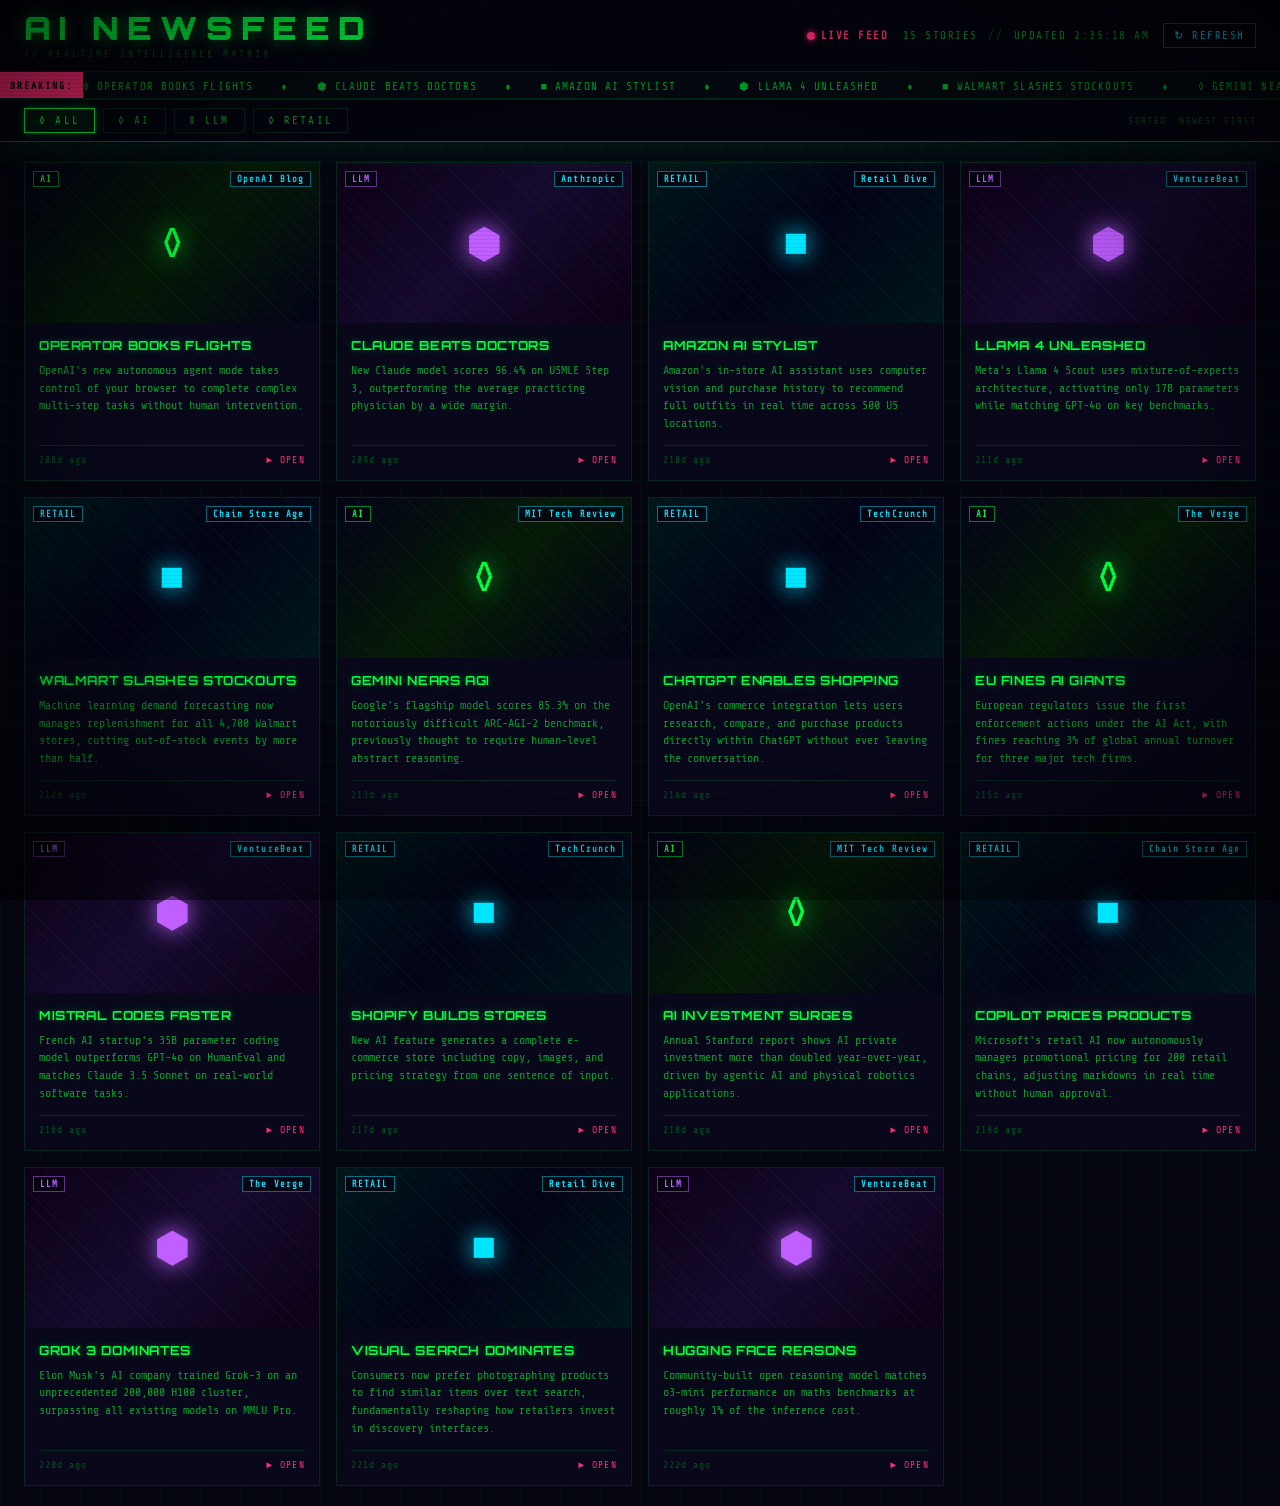
<file: index.html>
<!DOCTYPE html>
<html lang="en">
<head>
    <meta charset="UTF-8">
    <meta name="viewport" content="width=device-width, initial-scale=1.0">
    <title>AI NEWSFEED // INTELLIGENCE MATRIX</title>
    <link rel="preconnect" href="https://fonts.googleapis.com">
    <link rel="preconnect" href="https://fonts.gstatic.com" crossorigin>
    <link href="https://fonts.googleapis.com/css2?family=Orbitron:wght@400;700;900&family=Share+Tech+Mono&display=swap" rel="stylesheet">
    <link rel="stylesheet" href="style.css">
</head>
<body>
    <div class="scanlines" aria-hidden="true"></div>
    <div class="crt-vignette" aria-hidden="true"></div>

    <header id="header">
        <div class="header-top">
            <div class="logo-section">
                <h1 class="logo">
                    <span class="glitch" data-text="AI NEWSFEED">AI NEWSFEED</span>
                </h1>
                <div class="logo-sub">// REALTIME INTELLIGENCE MATRIX</div>
            </div>
            <div class="header-status">
                <div class="status-live">
                    <span class="pulse-dot"></span>
                    LIVE FEED
                </div>
                <div class="status-info">
                    <span id="story-count">-- STORIES</span>
                    <span class="divider">//</span>
                    <span id="last-updated">CONNECTING...</span>
                </div>
                <button class="refresh-btn" id="refresh-btn" title="Refresh feed">&#8635; REFRESH</button>
            </div>
        </div>

        <div class="ticker-wrap">
            <div class="ticker-label">BREAKING:</div>
            <div class="ticker-content">
                <div class="ticker-inner" id="ticker">
                    <span>INITIALIZING AI NEWSFEED INTELLIGENCE MATRIX...</span>
                </div>
            </div>
        </div>

        <div class="filter-bar">
            <div class="filter-tabs">
                <button class="tab active" data-filter="all">&#9674; ALL</button>
                <button class="tab" data-filter="ai">&#9674; AI</button>
                <button class="tab" data-filter="llm">&#9674; LLM</button>
                <button class="tab" data-filter="retail">&#9674; RETAIL</button>
            </div>
            <div class="sort-info">SORTED: NEWEST FIRST</div>
        </div>
    </header>

    <div class="loading-screen" id="loading-screen">
        <div class="loading-content">
            <div class="loading-logo">AI NEWSFEED</div>
            <div class="loading-bar-wrap">
                <div class="loading-bar" id="loading-bar"></div>
            </div>
            <div class="loading-text" id="loading-text">INITIALIZING FEED<span class="cursor">_</span></div>
            <div class="loading-sources" id="loading-sources"></div>
        </div>
    </div>

    <main id="main">
        <div class="feed" id="feed"></div>
        <div class="no-results" id="no-results" style="display:none">
            <div class="no-results-icon">&#9674;</div>
            <div>NO STORIES MATCH CURRENT FILTER</div>
        </div>
    </main>

    <div class="viewer-overlay" id="viewer-overlay" role="dialog" aria-modal="true">
        <div class="viewer">
            <div class="viewer-header">
                <div class="viewer-header-left">
                    <span class="viewer-category" id="viewer-category"></span>
                    <span class="viewer-source" id="viewer-source"></span>
                    <span class="viewer-date" id="viewer-date"></span>
                </div>
                <button class="viewer-close" id="viewer-close" aria-label="Close viewer">&#x2715; CLOSE</button>
            </div>

            <div class="viewer-title-bar">
                <h2 class="viewer-title" id="viewer-title"></h2>
            </div>

            <div class="viewer-tabs">
                <button class="viewer-tab active" data-view="summary">&#9674; SUMMARY</button>
                <button class="viewer-tab" data-view="source">&#9674; SOURCE</button>
            </div>

            <div class="viewer-panel" id="panel-summary">
                <div class="summary-content" id="summary-content"></div>
            </div>

            <div class="viewer-panel" id="panel-source" style="display:none">
                <div class="iframe-loading" id="iframe-loading">
                    <span class="cursor-block">&#9608;</span>&nbsp;LOADING SOURCE...
                </div>
                <iframe
                    id="viewer-iframe"
                    src="about:blank"
                    sandbox="allow-same-origin allow-scripts allow-forms allow-popups allow-top-navigation"
                    title="Article source"
                ></iframe>
                <div class="iframe-blocked" id="iframe-blocked" style="display:none">
                    <div class="blocked-icon">&#9888;</div>
                    <div class="blocked-title">SOURCE BLOCKED</div>
                    <div class="blocked-msg">This site prevents embedding. Open in a new tab to view the full article.</div>
                    <a id="blocked-link" href="#" target="_blank" rel="noopener noreferrer" class="open-external-btn">&#8599; OPEN IN NEW TAB</a>
                </div>
            </div>
        </div>
    </div>

    <script src="app.js"></script>
</body>
</html>
</file>
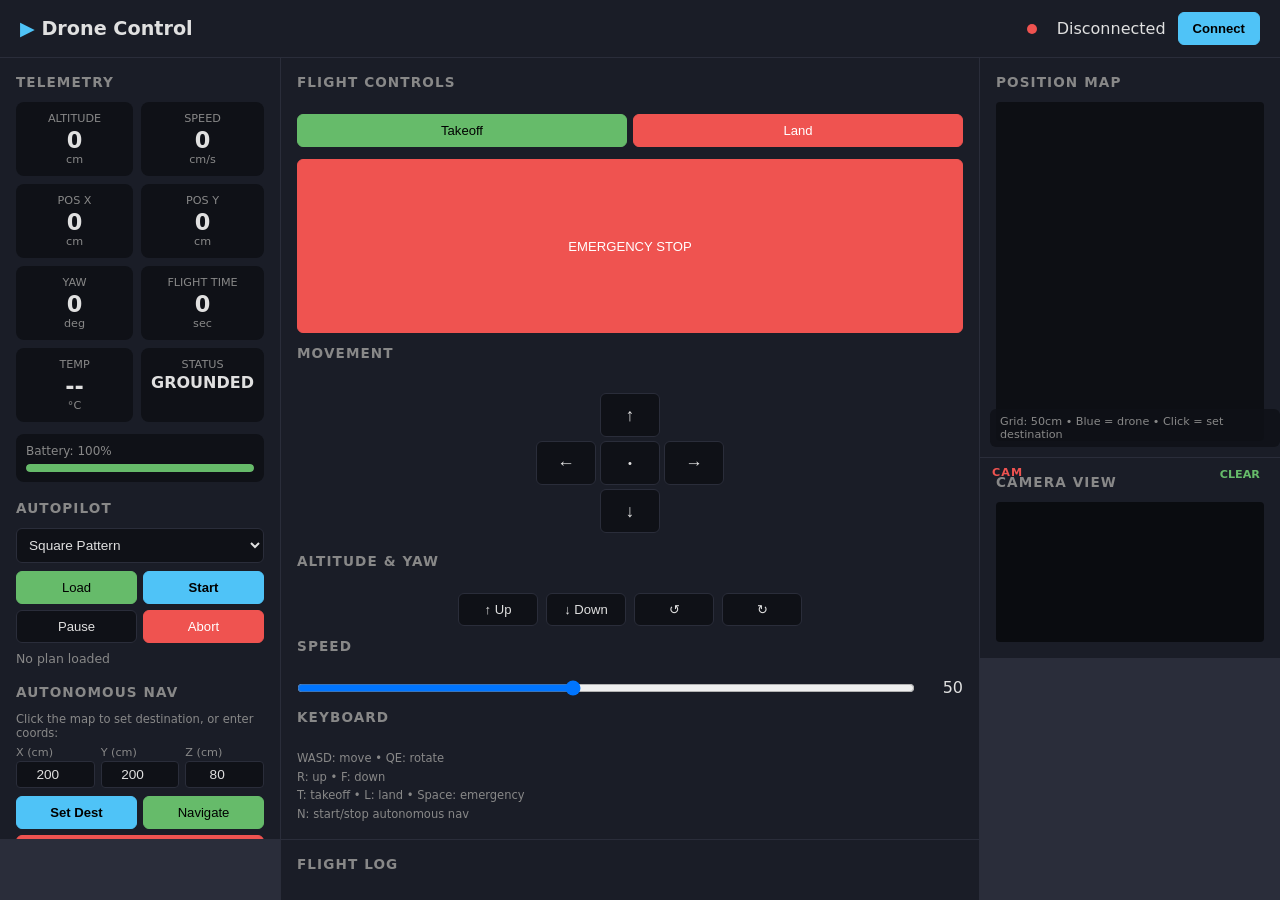
<file: drone_control/web/static/index.html>
<!DOCTYPE html>
<html lang="en">
<head>
<meta charset="UTF-8">
<meta name="viewport" content="width=device-width, initial-scale=1.0">
<title>Drone Control Dashboard</title>
<style>
  :root {
    --bg: #0f1117;
    --surface: #1a1d27;
    --border: #2a2d3a;
    --text: #e0e0e0;
    --dim: #888;
    --accent: #4fc3f7;
    --danger: #ef5350;
    --success: #66bb6a;
    --warn: #ffa726;
  }
  * { margin: 0; padding: 0; box-sizing: border-box; }
  body {
    font-family: 'Segoe UI', system-ui, -apple-system, sans-serif;
    background: var(--bg); color: var(--text);
    display: flex; flex-direction: column; height: 100vh;
  }
  header {
    display: flex; align-items: center; justify-content: space-between;
    padding: 12px 20px; background: var(--surface);
    border-bottom: 1px solid var(--border);
  }
  header h1 { font-size: 1.2rem; font-weight: 600; }
  header h1 span { color: var(--accent); }
  .status-dot {
    width: 10px; height: 10px; border-radius: 50%;
    display: inline-block; margin-right: 8px;
  }
  .status-dot.connected { background: var(--success); }
  .status-dot.disconnected { background: var(--danger); }
  .header-right { display: flex; align-items: center; gap: 12px; }

  main {
    display: grid; flex: 1; overflow: hidden;
    grid-template-columns: 280px 1fr 300px;
    grid-template-rows: 1fr 200px 180px;
    gap: 1px; background: var(--border);
  }
  .panel {
    background: var(--surface); padding: 16px;
    overflow-y: auto;
  }
  .panel h2 {
    font-size: 0.85rem; text-transform: uppercase;
    letter-spacing: 0.08em; color: var(--dim); margin-bottom: 12px;
  }

  /* Left panel: telemetry */
  .telemetry { grid-row: 1 / 4; }
  .telem-grid {
    display: grid; grid-template-columns: 1fr 1fr; gap: 8px;
  }
  .telem-card {
    background: var(--bg); border-radius: 8px; padding: 10px;
    text-align: center;
  }
  .telem-card .label { font-size: 0.7rem; color: var(--dim); text-transform: uppercase; }
  .telem-card .value { font-size: 1.4rem; font-weight: 700; margin-top: 2px; }
  .telem-card .unit { font-size: 0.7rem; color: var(--dim); }
  .battery-bar {
    margin-top: 12px; background: var(--bg); border-radius: 8px;
    padding: 10px;
  }
  .battery-bar .bar {
    height: 8px; border-radius: 4px; background: #333;
    margin-top: 6px; overflow: hidden;
  }
  .battery-bar .bar .fill {
    height: 100%; border-radius: 4px;
    transition: width 0.5s, background 0.5s;
  }

  /* Center: map canvas */
  .map-panel { position: relative; display: flex; flex-direction: column; }
  .map-panel canvas {
    flex: 1; width: 100%;
    background: #0d0f14; border-radius: 4px;
  }
  .map-legend {
    position: absolute; bottom: 10px; left: 10px;
    background: rgba(15,17,23,0.85); padding: 6px 10px;
    border-radius: 6px; font-size: 0.7rem; color: var(--dim);
  }
  .map-hint {
    position: absolute; top: 10px; right: 10px;
    background: rgba(15,17,23,0.85); padding: 6px 10px;
    border-radius: 6px; font-size: 0.7rem; color: var(--accent);
    display: none;
  }

  /* Camera view panel */
  .camera-panel { position: relative; display: flex; flex-direction: column; }
  .camera-panel canvas {
    flex: 1; width: 100%;
    background: #0a0c10; border-radius: 4px;
  }
  .camera-label {
    position: absolute; top: 8px; left: 12px;
    font-size: 0.7rem; color: var(--danger); font-weight: 600;
    text-transform: uppercase; letter-spacing: 0.1em;
  }
  .camera-status {
    position: absolute; top: 8px; right: 12px;
    font-size: 0.7rem; font-weight: 600;
    padding: 2px 8px; border-radius: 4px;
  }
  .camera-status.clear { color: var(--success); }
  .camera-status.avoiding { color: var(--warn); }
  .camera-status.critical { color: var(--danger); }

  /* Right panel: controls */
  .controls { grid-row: 1 / 4; display: flex; flex-direction: column; gap: 12px; }
  .btn-group { display: flex; gap: 6px; flex-wrap: wrap; }
  .btn {
    padding: 8px 14px; border: 1px solid var(--border);
    border-radius: 6px; background: var(--bg); color: var(--text);
    font-size: 0.82rem; cursor: pointer; transition: 0.15s;
    flex: 1; text-align: center; min-width: 80px;
  }
  .btn:hover { border-color: var(--accent); color: var(--accent); }
  .btn.primary { background: var(--accent); color: #000; border-color: var(--accent); font-weight: 600; }
  .btn.primary:hover { opacity: 0.85; }
  .btn.danger { background: var(--danger); color: #fff; border-color: var(--danger); }
  .btn.danger:hover { opacity: 0.85; }
  .btn.success { background: var(--success); color: #000; border-color: var(--success); }
  .btn:disabled { opacity: 0.4; cursor: not-allowed; }

  /* D-pad */
  .dpad {
    display: grid; grid-template-columns: 60px 60px 60px;
    grid-template-rows: 44px 44px 44px;
    gap: 4px; justify-content: center; margin: 8px 0;
  }
  .dpad .btn { min-width: unset; padding: 4px; font-size: 1.1rem; }

  /* Altitude/yaw */
  .vert-controls {
    display: flex; gap: 8px; justify-content: center;
  }
  .vert-controls .btn { flex: unset; width: 70px; }

  /* Routine/autonomous selector */
  select, .coord-input {
    width: 100%; padding: 8px; border-radius: 6px;
    border: 1px solid var(--border); background: var(--bg);
    color: var(--text); font-size: 0.85rem;
  }
  .coord-row {
    display: flex; gap: 6px; margin-top: 6px;
  }
  .coord-row label {
    font-size: 0.7rem; color: var(--dim); display: block; margin-bottom: 2px;
  }
  .coord-row input {
    width: 100%; padding: 5px 8px; border-radius: 4px;
    border: 1px solid var(--border); background: var(--bg);
    color: var(--text); font-size: 0.85rem; text-align: center;
  }

  .nav-status {
    margin-top: 6px; padding: 8px; background: var(--bg);
    border-radius: 6px; font-size: 0.75rem; color: var(--dim);
    line-height: 1.5;
  }
  .nav-status .status-val { color: var(--accent); font-weight: 600; }
  .nav-status .warn-val { color: var(--warn); font-weight: 600; }

  /* Bottom: log */
  .log-panel { grid-column: 2; }
  .log-list {
    font-family: 'Cascadia Code', 'Fira Code', monospace;
    font-size: 0.75rem; line-height: 1.6;
    color: var(--dim); max-height: 140px; overflow-y: auto;
  }

  /* Responsive */
  @media (max-width: 900px) {
    main {
      grid-template-columns: 1fr;
      grid-template-rows: auto;
    }
    .telemetry, .controls, .log-panel, .camera-panel { grid-row: auto; grid-column: auto; }
    .map-panel canvas { height: 250px; }
  }
</style>
</head>
<body>

<header>
  <h1><span>&#9654;</span> Drone Control</h1>
  <div class="header-right">
    <span class="status-dot disconnected" id="statusDot"></span>
    <span id="statusText">Disconnected</span>
    <button class="btn primary" id="btnConnect" onclick="toggleConnect()">Connect</button>
  </div>
</header>

<main>
  <!-- LEFT: Telemetry -->
  <div class="panel telemetry">
    <h2>Telemetry</h2>
    <div class="telem-grid">
      <div class="telem-card">
        <div class="label">Altitude</div>
        <div class="value" id="tAlt">0</div>
        <div class="unit">cm</div>
      </div>
      <div class="telem-card">
        <div class="label">Speed</div>
        <div class="value" id="tSpeed">0</div>
        <div class="unit">cm/s</div>
      </div>
      <div class="telem-card">
        <div class="label">Pos X</div>
        <div class="value" id="tX">0</div>
        <div class="unit">cm</div>
      </div>
      <div class="telem-card">
        <div class="label">Pos Y</div>
        <div class="value" id="tY">0</div>
        <div class="unit">cm</div>
      </div>
      <div class="telem-card">
        <div class="label">Yaw</div>
        <div class="value" id="tYaw">0</div>
        <div class="unit">deg</div>
      </div>
      <div class="telem-card">
        <div class="label">Flight Time</div>
        <div class="value" id="tTime">0</div>
        <div class="unit">sec</div>
      </div>
      <div class="telem-card">
        <div class="label">Temp</div>
        <div class="value" id="tTemp">--</div>
        <div class="unit">&deg;C</div>
      </div>
      <div class="telem-card">
        <div class="label">Status</div>
        <div class="value" id="tFlight" style="font-size:1rem">GROUNDED</div>
        <div class="unit">&nbsp;</div>
      </div>
    </div>
    <div class="battery-bar">
      <div class="label" style="font-size:0.75rem;color:var(--dim)">
        Battery: <span id="tBat">100</span>%
      </div>
      <div class="bar"><div class="fill" id="batFill" style="width:100%;background:var(--success)"></div></div>
    </div>

    <h2 style="margin-top:18px">Autopilot</h2>
    <select id="routineSelect">
      <option value="square">Square Pattern</option>
      <option value="circle">Circle Pattern</option>
      <option value="figure_eight">Figure-8 Pattern</option>
      <option value="survey_grid">Survey Grid</option>
    </select>
    <div class="btn-group" style="margin-top:8px">
      <button class="btn success" onclick="loadRoutine()">Load</button>
      <button class="btn primary" onclick="startAutopilot()">Start</button>
      <button class="btn" onclick="pauseAutopilot()">Pause</button>
      <button class="btn danger" onclick="abortAutopilot()">Abort</button>
    </div>
    <div id="autopilotStatus" style="margin-top:8px;font-size:0.78rem;color:var(--dim)">No plan loaded</div>

    <h2 style="margin-top:18px">Autonomous Nav</h2>
    <div style="font-size:0.72rem;color:var(--dim);margin-bottom:6px">
      Click the map to set destination, or enter coords:
    </div>
    <div class="coord-row">
      <div style="flex:1"><label>X (cm)</label><input type="number" id="navX" value="200"></div>
      <div style="flex:1"><label>Y (cm)</label><input type="number" id="navY" value="200"></div>
      <div style="flex:1"><label>Z (cm)</label><input type="number" id="navZ" value="80"></div>
    </div>
    <div class="btn-group" style="margin-top:8px">
      <button class="btn primary" onclick="setDestination()">Set Dest</button>
      <button class="btn success" onclick="startNav()">Navigate</button>
      <button class="btn danger" onclick="stopNav()">Stop</button>
    </div>
    <div class="nav-status" id="navStatus">
      Status: <span class="status-val">idle</span>
    </div>
  </div>

  <!-- CENTER: Map -->
  <div class="panel map-panel">
    <h2>Position Map</h2>
    <canvas id="mapCanvas"></canvas>
    <div class="map-legend">Grid: 50cm &bull; Blue = drone &bull; Click = set destination</div>
    <div class="map-hint" id="mapHint">Click to set nav destination</div>
  </div>

  <!-- RIGHT: Controls -->
  <div class="panel controls">
    <h2>Flight Controls</h2>
    <div class="btn-group">
      <button class="btn success" onclick="cmd('takeoff')">Takeoff</button>
      <button class="btn danger" onclick="cmd('land')">Land</button>
    </div>
    <button class="btn danger" style="width:100%" onclick="cmd('emergency')">EMERGENCY STOP</button>

    <h2>Movement</h2>
    <div class="dpad">
      <div></div>
      <button class="btn" onclick="move('forward',50)">&uarr;</button>
      <div></div>
      <button class="btn" onclick="move('left',50)">&larr;</button>
      <button class="btn" style="font-size:0.7rem" onclick="move('forward',0)">&bull;</button>
      <button class="btn" onclick="move('right',50)">&rarr;</button>
      <div></div>
      <button class="btn" onclick="move('back',50)">&darr;</button>
      <div></div>
    </div>

    <h2>Altitude &amp; Yaw</h2>
    <div class="vert-controls">
      <button class="btn" onclick="move('up',30)">&uarr; Up</button>
      <button class="btn" onclick="move('down',30)">&darr; Down</button>
      <button class="btn" onclick="rotate(-45)">&circlearrowleft;</button>
      <button class="btn" onclick="rotate(45)">&circlearrowright;</button>
    </div>

    <h2>Speed</h2>
    <div style="display:flex;align-items:center;gap:8px">
      <input type="range" id="speedSlider" min="10" max="100" value="50"
        style="flex:1" oninput="setSpeed(this.value)">
      <span id="speedVal" style="min-width:40px;text-align:right">50</span>
    </div>

    <h2 style="margin-top:auto">Keyboard</h2>
    <div style="font-size:0.72rem;color:var(--dim);line-height:1.6">
      WASD: move &bull; QE: rotate<br>
      R: up &bull; F: down<br>
      T: takeoff &bull; L: land &bull; Space: emergency<br>
      N: start/stop autonomous nav
    </div>
  </div>

  <!-- CENTER ROW 2: Camera View -->
  <div class="panel camera-panel">
    <h2>Camera View</h2>
    <canvas id="cameraCanvas"></canvas>
    <span class="camera-label" id="camLabel">CAM</span>
    <span class="camera-status clear" id="camStatus">CLEAR</span>
  </div>

  <!-- BOTTOM CENTER: Log -->
  <div class="panel log-panel">
    <h2>Flight Log</h2>
    <div class="log-list" id="logList"></div>
  </div>
</main>

<script>
// ---- State ----
let connected = false;
let pollTimer = null;
let obstacles = [];
let navDestination = null;
let navActive = false;

// Obstacle colors
const OBS_COLORS = {
  building: { fill: 'rgba(160,82,45,0.6)', stroke: '#A0522D', cam: [160,82,45] },
  tree:     { fill: 'rgba(46,139,87,0.5)',  stroke: '#2E8B57', cam: [46,139,87] },
  wall:     { fill: 'rgba(128,128,128,0.5)',stroke: '#808080', cam: [128,128,128] },
  pillar:   { fill: 'rgba(176,196,222,0.5)',stroke: '#B0C4DE', cam: [176,196,222] },
};

// ---- API helpers ----
async function api(path, method='POST', body=null) {
  const opts = { method };
  if (body) {
    opts.headers = { 'Content-Type': 'application/json' };
    opts.body = JSON.stringify(body);
  }
  const res = await fetch('/api/' + path, opts);
  return res.json();
}

// ---- Connection ----
async function toggleConnect() {
  if (!connected) {
    const r = await api('connect');
    if (r.success) {
      connected = true;
      document.getElementById('statusDot').className = 'status-dot connected';
      document.getElementById('statusText').textContent = 'Connected';
      document.getElementById('btnConnect').textContent = 'Disconnect';
      loadEnvironment();
      startPolling();
    }
  } else {
    await api('disconnect');
    connected = false;
    document.getElementById('statusDot').className = 'status-dot disconnected';
    document.getElementById('statusText').textContent = 'Disconnected';
    document.getElementById('btnConnect').textContent = 'Connect';
    stopPolling();
  }
}

// ---- Commands ----
async function cmd(name) { await api(name); }
async function move(dir, dist) { await api('move', 'POST', { direction: dir, distance: dist }); }
async function rotate(deg) { await api('rotate', 'POST', { degrees: deg }); }
async function setSpeed(v) {
  document.getElementById('speedVal').textContent = v;
  await api('speed', 'POST', { speed: parseInt(v) });
}

// ---- Autopilot ----
async function loadRoutine() {
  const name = document.getElementById('routineSelect').value;
  const r = await api('autopilot/load', 'POST', { routine: name });
  if (r.success) updateAutopilotUI(r.plan);
}
async function startAutopilot() { await api('autopilot/start'); }
async function pauseAutopilot() { await api('autopilot/pause'); }
async function abortAutopilot() { await api('autopilot/abort'); }

function updateAutopilotUI(plan) {
  const el = document.getElementById('autopilotStatus');
  if (!plan || plan.status === 'idle') {
    el.innerHTML = plan ? `<b>${plan.name}</b> loaded — ${plan.waypoints.length} waypoints` : 'No plan loaded';
  } else {
    const wp = plan.waypoints || [];
    const reached = wp.filter(w => w.status === 'reached').length;
    el.innerHTML = `<b>${plan.name}</b> — ${plan.status} (${reached}/${wp.length} waypoints)`;
  }
}

// ---- Autonomous Navigation ----
async function loadEnvironment() {
  const data = await api('environment', 'GET');
  obstacles = data.obstacles || [];
}

async function setDestination() {
  const x = parseFloat(document.getElementById('navX').value) || 0;
  const y = parseFloat(document.getElementById('navY').value) || 0;
  const z = parseFloat(document.getElementById('navZ').value) || 80;
  const r = await api('autonomous/destination', 'POST', { x, y, z });
  if (r.success) {
    navDestination = r.destination;
  }
}

async function startNav() {
  if (!navDestination) await setDestination();
  const r = await api('autonomous/start');
  if (r.success) navActive = true;
}

async function stopNav() {
  await api('autonomous/stop');
  navActive = false;
}

function updateNavUI(status) {
  navActive = status.active;
  if (status.destination) navDestination = status.destination;

  const el = document.getElementById('navStatus');
  const s = status.status;
  const d = status.distance_to_goal;
  const a = status.avoidance_action;

  let avoidClass = 'status-val';
  if (a === 'avoiding') avoidClass = 'warn-val';
  if (a === 'critical') avoidClass = 'warn-val';

  let html = `Status: <span class="status-val">${s}</span>`;
  if (status.destination) {
    html += `<br>Dest: (${status.destination.x}, ${status.destination.y}, ${status.destination.z})`;
    html += `<br>Distance: <span class="status-val">${d} cm</span>`;
  }
  if (status.active) {
    html += `<br>Avoidance: <span class="${avoidClass}">${a}</span>`;
  }
  if (status.reached) {
    html += `<br><span class="status-val">DESTINATION REACHED</span>`;
  }
  el.innerHTML = html;

  // Update camera status badge
  const camStatus = document.getElementById('camStatus');
  if (a === 'critical') {
    camStatus.textContent = 'OBSTACLE';
    camStatus.className = 'camera-status critical';
  } else if (a === 'avoiding') {
    camStatus.textContent = 'AVOIDING';
    camStatus.className = 'camera-status avoiding';
  } else {
    camStatus.textContent = 'CLEAR';
    camStatus.className = 'camera-status clear';
  }
}

// ---- Map click to set destination ----
document.addEventListener('DOMContentLoaded', () => {
  const canvas = document.getElementById('mapCanvas');
  canvas.addEventListener('click', (e) => {
    if (!connected) return;
    const rect = canvas.getBoundingClientRect();
    const cx = canvas.width / 2;
    const cy = canvas.height / 2;
    const scale = 1.5;
    const clickX = (e.clientX - rect.left) * (canvas.width / rect.width);
    const clickY = (e.clientY - rect.top) * (canvas.height / rect.height);
    const worldX = (clickX - cx) / scale;
    const worldY = -(clickY - cy) / scale;

    document.getElementById('navX').value = Math.round(worldX);
    document.getElementById('navY').value = Math.round(worldY);
    setDestination();
  });
});

// ---- Telemetry polling ----
function startPolling() {
  if (pollTimer) return;
  pollTimer = setInterval(poll, 200);
}
function stopPolling() {
  if (pollTimer) { clearInterval(pollTimer); pollTimer = null; }
}

async function poll() {
  try {
    const [state, ap, navSt, camFrame] = await Promise.all([
      api('state', 'GET'),
      api('autopilot/status', 'GET'),
      api('autonomous/status', 'GET'),
      api('camera', 'GET'),
    ]);
    updateTelemetry(state);
    updateAutopilotUI(ap);
    updateNavUI(navSt);
    drawMap(state, ap);
    drawCamera(camFrame);
  } catch(e) {}
}

function updateTelemetry(s) {
  document.getElementById('tAlt').textContent = s.z;
  document.getElementById('tSpeed').textContent = s.speed;
  document.getElementById('tX').textContent = s.x;
  document.getElementById('tY').textContent = s.y;
  document.getElementById('tYaw').textContent = s.yaw;
  document.getElementById('tTime').textContent = s.flight_time;
  document.getElementById('tTemp').textContent = s.temperature;
  document.getElementById('tBat').textContent = Math.round(s.battery);
  document.getElementById('tFlight').textContent = s.is_flying ? 'FLYING' : 'GROUNDED';
  document.getElementById('tFlight').style.color = s.is_flying ? 'var(--accent)' : 'var(--dim)';

  const pct = Math.round(s.battery);
  const fill = document.getElementById('batFill');
  fill.style.width = pct + '%';
  fill.style.background = pct > 50 ? 'var(--success)' : pct > 20 ? 'var(--warn)' : 'var(--danger)';

  // Log
  if (s.log) {
    const el = document.getElementById('logList');
    el.innerHTML = s.log.map(l => `<div>${l}</div>`).join('');
    el.scrollTop = el.scrollHeight;
  }
}

// ---- Map drawing ----
function drawMap(state, ap) {
  const canvas = document.getElementById('mapCanvas');
  const rect = canvas.parentElement.getBoundingClientRect();
  canvas.width = rect.width - 32;
  canvas.height = rect.height - 60;
  const ctx = canvas.getContext('2d');
  const W = canvas.width, H = canvas.height;
  const cx = W / 2, cy = H / 2;
  const scale = 1.5; // pixels per cm

  ctx.clearRect(0, 0, W, H);

  // Grid
  ctx.strokeStyle = '#1e2030';
  ctx.lineWidth = 1;
  const gridStep = 50 * scale;
  for (let x = cx % gridStep; x < W; x += gridStep) {
    ctx.beginPath(); ctx.moveTo(x, 0); ctx.lineTo(x, H); ctx.stroke();
  }
  for (let y = cy % gridStep; y < H; y += gridStep) {
    ctx.beginPath(); ctx.moveTo(0, y); ctx.lineTo(W, y); ctx.stroke();
  }

  // Origin cross
  ctx.strokeStyle = '#333';
  ctx.beginPath(); ctx.moveTo(cx-8,cy); ctx.lineTo(cx+8,cy); ctx.stroke();
  ctx.beginPath(); ctx.moveTo(cx,cy-8); ctx.lineTo(cx,cy+8); ctx.stroke();

  // Obstacles
  for (const obs of obstacles) {
    const px = cx + obs.x * scale;
    const py = cy - obs.y * scale;
    const colors = OBS_COLORS[obs.type] || OBS_COLORS.building;

    ctx.fillStyle = colors.fill;
    ctx.strokeStyle = colors.stroke;
    ctx.lineWidth = 1.5;

    if (obs.is_cylindrical) {
      const r = (obs.width / 2) * scale;
      ctx.beginPath();
      ctx.arc(px, py, r, 0, Math.PI * 2);
      ctx.fill();
      ctx.stroke();
    } else {
      const w = obs.width * scale;
      const d = obs.depth * scale;
      ctx.fillRect(px - w/2, py - d/2, w, d);
      ctx.strokeRect(px - w/2, py - d/2, w, d);
    }

    // Label
    ctx.fillStyle = colors.stroke;
    ctx.font = '9px sans-serif';
    ctx.fillText(obs.type, px - 12, py + 3);
  }

  // Destination marker
  if (navDestination) {
    const dx = cx + navDestination.x * scale;
    const dy = cy - navDestination.y * scale;

    // Dashed line from drone to destination
    ctx.strokeStyle = '#ef5350';
    ctx.lineWidth = 1;
    ctx.setLineDash([6, 4]);
    ctx.beginPath();
    ctx.moveTo(cx + state.x * scale, cy - state.y * scale);
    ctx.lineTo(dx, dy);
    ctx.stroke();
    ctx.setLineDash([]);

    // Target crosshair
    ctx.strokeStyle = '#ef5350';
    ctx.lineWidth = 2;
    ctx.beginPath(); ctx.arc(dx, dy, 8, 0, Math.PI * 2); ctx.stroke();
    ctx.beginPath(); ctx.moveTo(dx - 12, dy); ctx.lineTo(dx + 12, dy); ctx.stroke();
    ctx.beginPath(); ctx.moveTo(dx, dy - 12); ctx.lineTo(dx, dy + 12); ctx.stroke();

    ctx.fillStyle = '#ef5350';
    ctx.font = '10px monospace';
    ctx.fillText(`(${navDestination.x}, ${navDestination.y})`, dx + 14, dy - 6);
  }

  // Waypoints
  if (ap && ap.waypoints) {
    ctx.strokeStyle = '#ff9800';
    ctx.lineWidth = 1.5;
    ctx.setLineDash([4,4]);
    ctx.beginPath();
    ap.waypoints.forEach((wp, i) => {
      const px = cx + wp.x * scale;
      const py = cy - wp.y * scale;
      if (i === 0) ctx.moveTo(px, py);
      else ctx.lineTo(px, py);
    });
    ctx.stroke();
    ctx.setLineDash([]);

    ap.waypoints.forEach((wp, i) => {
      const px = cx + wp.x * scale;
      const py = cy - wp.y * scale;
      ctx.fillStyle = wp.status === 'reached' ? '#66bb6a'
                     : wp.status === 'active' ? '#ffa726' : '#555';
      ctx.beginPath();
      ctx.arc(px, py, 5, 0, Math.PI*2);
      ctx.fill();
      ctx.fillStyle = '#888';
      ctx.font = '10px sans-serif';
      ctx.fillText(i+1, px+7, py+3);
    });
  }

  // Drone
  const dx = cx + state.x * scale;
  const dy = cy - state.y * scale;
  const yawRad = -state.yaw * Math.PI / 180;

  // Camera FOV cone
  if (state.is_flying) {
    const fovHalf = 35 * Math.PI / 180; // 70 deg total
    const coneLen = 120 * scale;
    ctx.fillStyle = 'rgba(79,195,247,0.06)';
    ctx.beginPath();
    ctx.moveTo(dx, dy);
    ctx.lineTo(dx + Math.cos(yawRad - fovHalf) * coneLen,
               dy - Math.sin(yawRad - fovHalf) * coneLen);
    ctx.lineTo(dx + Math.cos(yawRad + fovHalf) * coneLen,
               dy - Math.sin(yawRad + fovHalf) * coneLen);
    ctx.closePath();
    ctx.fill();
  }

  // Trail dot
  ctx.fillStyle = 'rgba(79,195,247,0.15)';
  ctx.beginPath(); ctx.arc(dx, dy, 3, 0, Math.PI*2); ctx.fill();

  // Drone triangle
  ctx.save();
  ctx.translate(dx, dy);
  ctx.rotate(yawRad);
  ctx.fillStyle = '#4fc3f7';
  ctx.beginPath();
  ctx.moveTo(0, -10);
  ctx.lineTo(-7, 7);
  ctx.lineTo(7, 7);
  ctx.closePath();
  ctx.fill();
  ctx.restore();

  // Coords label
  ctx.fillStyle = '#4fc3f7';
  ctx.font = '11px monospace';
  ctx.fillText(`(${state.x}, ${state.y}) z=${state.z}`, dx + 12, dy - 4);
}

// ---- Camera view drawing (Wolfenstein-style raycaster) ----
function drawCamera(frame) {
  if (!frame) return;
  const canvas = document.getElementById('cameraCanvas');
  const rect = canvas.parentElement.getBoundingClientRect();
  canvas.width = rect.width - 32;
  canvas.height = rect.height - 50;
  const ctx = canvas.getContext('2d');
  const W = canvas.width, H = canvas.height;

  // Sky gradient
  const skyGrad = ctx.createLinearGradient(0, 0, 0, H / 2);
  skyGrad.addColorStop(0, '#0a0e1a');
  skyGrad.addColorStop(1, '#1a2040');
  ctx.fillStyle = skyGrad;
  ctx.fillRect(0, 0, W, H / 2);

  // Ground gradient
  const gndGrad = ctx.createLinearGradient(0, H / 2, 0, H);
  gndGrad.addColorStop(0, '#1a1a14');
  gndGrad.addColorStop(1, '#0d0d0a');
  ctx.fillStyle = gndGrad;
  ctx.fillRect(0, H / 2, W, H / 2);

  const numRays = frame.num_rays;
  const colWidth = W / numRays;
  const maxRange = frame.max_range;
  const projConst = H * 1.2; // projection constant

  for (let i = 0; i < numRays; i++) {
    const depth = frame.depths[i];
    const obsType = frame.obstacle_types[i];
    const obsHeight = frame.obstacle_heights[i];

    if (!obsType || depth >= maxRange) continue;

    // Wall strip height based on distance (perspective projection)
    const wallScreenH = Math.min(H, (projConst * Math.min(obsHeight, 200)) / (depth * 2));
    const wallTop = (H - wallScreenH) / 2;

    // Color based on obstacle type, darkened by distance
    const baseColor = OBS_COLORS[obsType] ? OBS_COLORS[obsType].cam : [128, 128, 128];
    const fog = Math.max(0.15, 1 - (depth / maxRange) * 0.85);
    const r = Math.round(baseColor[0] * fog);
    const g = Math.round(baseColor[1] * fog);
    const b = Math.round(baseColor[2] * fog);

    // Slight variation for left/right sides of obstacles
    const shade = (i % 2 === 0) ? 0 : -15;

    ctx.fillStyle = `rgb(${Math.max(0,r+shade)},${Math.max(0,g+shade)},${Math.max(0,b+shade)})`;
    ctx.fillRect(i * colWidth, wallTop, colWidth + 1, wallScreenH);

    // Top edge highlight
    ctx.fillStyle = `rgba(255,255,255,${fog * 0.15})`;
    ctx.fillRect(i * colWidth, wallTop, colWidth + 1, 2);
  }

  // Danger indicator bars for close obstacles
  const sectorWidth = W / numRays;
  for (let i = 0; i < numRays; i++) {
    const depth = frame.depths[i];
    if (depth < 100) {
      const urgency = 1 - depth / 100;
      ctx.fillStyle = `rgba(239,83,80,${urgency * 0.4})`;
      ctx.fillRect(i * sectorWidth, H - 4, sectorWidth + 1, 4);
    }
  }

  // Center reticle
  ctx.strokeStyle = 'rgba(79,195,247,0.5)';
  ctx.lineWidth = 1;
  const rcx = W / 2, rcy = H / 2;
  ctx.beginPath(); ctx.moveTo(rcx - 10, rcy); ctx.lineTo(rcx - 4, rcy); ctx.stroke();
  ctx.beginPath(); ctx.moveTo(rcx + 4, rcy); ctx.lineTo(rcx + 10, rcy); ctx.stroke();
  ctx.beginPath(); ctx.moveTo(rcx, rcy - 10); ctx.lineTo(rcx, rcy - 4); ctx.stroke();
  ctx.beginPath(); ctx.moveTo(rcx, rcy + 4); ctx.lineTo(rcx, rcy + 10); ctx.stroke();

  // Depth range bar at bottom
  ctx.fillStyle = 'rgba(15,17,23,0.7)';
  ctx.fillRect(0, H - 20, W, 20);
  const minDepth = Math.min(...frame.depths);
  const depthColor = minDepth < 50 ? '#ef5350' : minDepth < 100 ? '#ffa726' : '#66bb6a';
  ctx.fillStyle = depthColor;
  ctx.font = '10px monospace';
  ctx.fillText(`Nearest: ${Math.round(minDepth)} cm`, 8, H - 7);

  // Heading
  ctx.fillStyle = '#4fc3f7';
  ctx.fillText(`HDG ${Math.round(frame.drone_yaw)}°`, W - 70, H - 7);
}

// ---- Keyboard controls ----
document.addEventListener('keydown', (e) => {
  if (!connected) return;
  if (e.target.tagName === 'INPUT') return; // skip when typing in inputs
  switch(e.key.toLowerCase()) {
    case 'w': move('forward', 30); break;
    case 's': move('back', 30); break;
    case 'a': move('left', 30); break;
    case 'd': move('right', 30); break;
    case 'q': rotate(-30); break;
    case 'e': rotate(30); break;
    case 'r': move('up', 20); break;
    case 'f': move('down', 20); break;
    case 't': cmd('takeoff'); break;
    case 'l': cmd('land'); break;
    case ' ': e.preventDefault(); cmd('emergency'); break;
    case 'n':
      if (navActive) stopNav();
      else startNav();
      break;
  }
});

// Initial canvas size
window.addEventListener('resize', () => {
  if (connected) poll();
});
</script>
</body>
</html>
</file>
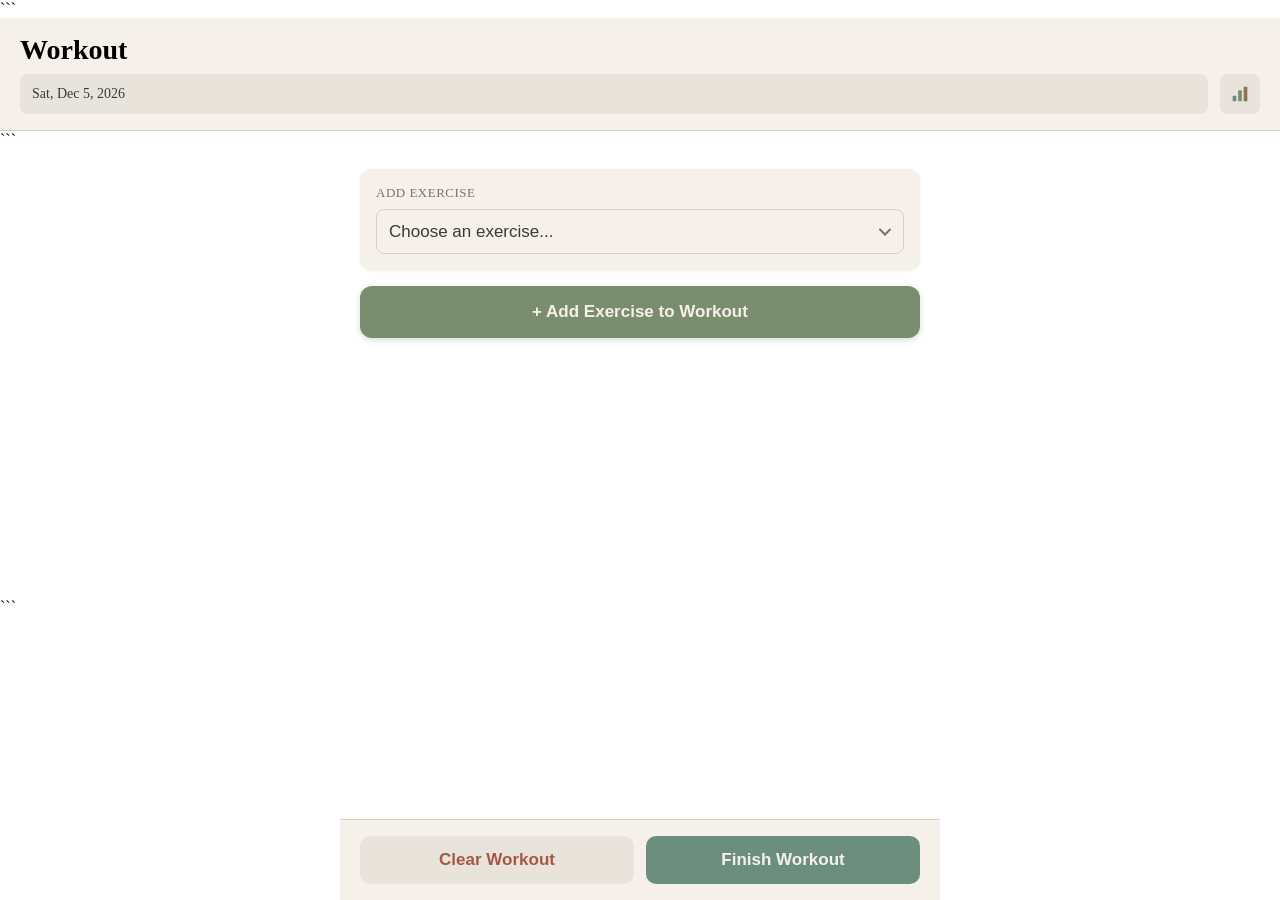
<file: workout-tracker.html>
<!DOCTYPE html>

<html lang="en">
<head>
    <meta charset="UTF-8">
    <meta name="viewport" content="width=device-width, initial-scale=1.0">
    <title>Workout Tracker</title>
    <style>
        * {
            margin: 0;
            padding: 0;
            box-sizing: border-box;
        }

```
    body {
        font-family: -apple-system, BlinkMacSystemFont, 'Segoe UI', Roboto, Helvetica, Arial, sans-serif;
        background: #e8e4dc;
        color: #3d3935;
        padding: 0;
        -webkit-font-smoothing: antialiased;
        overflow-x: hidden;
    }

    .header {
        background: #f5f1ea;
        padding: 16px 20px;
        border-bottom: 1px solid #d4cfc4;
        position: sticky;
        top: 0;
        z-index: 100;
    }

    .header h1 {
        font-size: 28px;
        font-weight: 600;
        margin-bottom: 8px;
    }

    .header-bottom {
        display: flex;
        justify-content: space-between;
        align-items: center;
        gap: 12px;
    }

    .date-selector {
        flex: 1;
        padding: 0;
        background: #e8e4dc;
        border-radius: 8px;
        position: relative;
        height: 40px;
        display: flex;
        align-items: center;
    }

    .history-icon-btn {
        background: #e8e4dc;
        border: none;
        border-radius: 8px;
        width: 40px;
        height: 40px;
        cursor: pointer;
        display: flex;
        align-items: center;
        justify-content: center;
        padding: 0;
        flex-shrink: 0;
    }

    .history-icon-btn:active {
        background: #d4cfc4;
    }

    .history-icon-btn svg {
        width: 22px;
        height: 22px;
    }

    .date-input-wrapper {
        display: flex;
        align-items: center;
        gap: 8px;
        width: 100%;
        height: 100%;
        cursor: pointer;
        padding: 0 12px;
    }

    .date-input-wrapper input[type="date"] {
        position: absolute;
        top: 0;
        left: 0;
        width: 100%;
        height: 100%;
        opacity: 0;
        cursor: pointer;
    }

    .date-icon {
        font-size: 18px;
    }

    .date-text {
        font-size: 14px;
        color: #3d3935;
        font-weight: 500;
        flex: 1;
        white-space: nowrap;
        overflow: hidden;
        text-overflow: ellipsis;
    }

    .date {
        font-size: 15px;
        color: #7a7267;
    }

    .container {
        max-width: 600px;
        margin: 0 auto;
        padding: 20px;
    }

    .exercise-selector {
        background: #f5f1ea;
        border-radius: 12px;
        padding: 16px;
        margin-bottom: 16px;
        box-shadow: 0 1px 3px rgba(61,57,53,0.1);
    }

    .exercise-selector label {
        display: block;
        font-size: 13px;
        font-weight: 500;
        color: #7a7267;
        margin-bottom: 8px;
        text-transform: uppercase;
        letter-spacing: 0.5px;
    }

    .exercise-selector select {
        width: 100%;
        padding: 12px;
        font-size: 17px;
        border: 1px solid #d4cfc4;
        border-radius: 8px;
        background: #f5f1ea;
        color: #3d3935;
        appearance: none;
        background-image: url("data:image/svg+xml,%3Csvg width='12' height='8' viewBox='0 0 12 8' fill='none' xmlns='http://www.w3.org/2000/svg'%3E%3Cpath d='M1 1.5L6 6.5L11 1.5' stroke='%237a7267' stroke-width='2' stroke-linecap='round'/%3E%3C/svg%3E");
        background-repeat: no-repeat;
        background-position: right 12px center;
        padding-right: 40px;
    }

    .custom-exercise-input {
        display: none;
        margin-top: 12px;
    }

    .custom-exercise-input.active {
        display: block;
    }

    .custom-exercise-field {
        display: flex;
        gap: 8px;
    }

    .custom-exercise-field input {
        flex: 1;
        padding: 12px;
        font-size: 17px;
        border: 1px solid #d4cfc4;
        border-radius: 8px;
        background: #f5f1ea;
        color: #3d3935;
    }

    .custom-exercise-field input::placeholder {
        color: #7a7267;
    }

    .add-custom-btn {
        background: #6b8e7f;
        color: #f5f1ea;
        border: none;
        border-radius: 8px;
        padding: 12px 20px;
        font-size: 15px;
        font-weight: 500;
        cursor: pointer;
        white-space: nowrap;
    }

    .cancel-custom-btn {
        background: #e8e4dc;
        color: #7a7267;
        border: none;
        border-radius: 8px;
        padding: 12px 20px;
        font-size: 15px;
        font-weight: 500;
        cursor: pointer;
        white-space: nowrap;
    }

    .exercise-card {
        background: #f5f1ea;
        border-radius: 12px;
        padding: 20px;
        margin-bottom: 12px;
        box-shadow: 0 1px 3px rgba(61,57,53,0.1);
    }

    .exercise-header {
        display: flex;
        justify-content: space-between;
        align-items: center;
        margin-bottom: 16px;
    }

    .exercise-name {
        font-size: 20px;
        font-weight: 600;
    }

    .remove-btn {
        background: #a65846;
        color: #f5f1ea;
        border: none;
        border-radius: 6px;
        padding: 6px 12px;
        font-size: 14px;
        font-weight: 500;
        cursor: pointer;
    }

    .sets-container {
        margin-bottom: 16px;
    }

    .set-row {
        display: grid;
        grid-template-columns: 40px 80px 80px 40px;
        gap: 8px;
        align-items: center;
        margin-bottom: 8px;
        padding: 8px;
        background: #e8e4dc;
        border-radius: 8px;
    }

    .set-number {
        font-size: 15px;
        font-weight: 500;
        color: #7a7267;
        text-align: center;
    }

    .input-group {
        display: flex;
        flex-direction: column;
    }

    .input-label {
        font-size: 11px;
        color: #7a7267;
        margin-bottom: 4px;
        text-transform: uppercase;
        letter-spacing: 0.5px;
    }

    .input-group input {
        padding: 6px 4px;
        font-size: 17px;
        border: 1px solid #d4cfc4;
        border-radius: 6px;
        background: #f5f1ea;
        text-align: center;
        font-weight: 500;
        width: 100%;
        height: 36px;
    }

    .input-group input:focus {
        outline: none;
        border-color: #8b7355;
    }

    .delete-set {
        background: #a65846;
        color: #f5f1ea;
        border: none;
        border-radius: 6px;
        width: 32px;
        height: 32px;
        font-size: 18px;
        cursor: pointer;
        display: flex;
        align-items: center;
        justify-content: center;
        align-self: flex-end;
        margin-bottom: 2px;
    }

    .add-set-btn {
        background: #6b8e7f;
        color: #f5f1ea;
        border: none;
        border-radius: 8px;
        padding: 12px;
        font-size: 15px;
        font-weight: 500;
        width: 100%;
        cursor: pointer;
        margin-top: 8px;
    }

    .add-exercise-btn {
        background: #7a8e6f;
        color: #f5f1ea;
        border: none;
        border-radius: 12px;
        padding: 16px;
        font-size: 17px;
        font-weight: 600;
        width: 100%;
        cursor: pointer;
        margin-bottom: 20px;
        box-shadow: 0 2px 6px rgba(122,142,111,0.3);
    }

    .empty-state {
        text-align: center;
        padding: 60px 20px;
        color: #7a7267;
    }

    .empty-state-icon {
        font-size: 48px;
        margin-bottom: 16px;
    }

    .empty-state-text {
        font-size: 17px;
    }

    .actions {
        position: fixed;
        bottom: 0;
        left: 0;
        right: 0;
        background: #f5f1ea;
        padding: 16px 20px;
        border-top: 1px solid #d4cfc4;
        display: flex;
        gap: 12px;
    }

    .action-btn {
        flex: 1;
        padding: 14px;
        border: none;
        border-radius: 10px;
        font-size: 17px;
        font-weight: 600;
        cursor: pointer;
    }

    .finish-btn {
        background: #6b8e7f;
        color: #f5f1ea;
    }

    .clear-btn {
        background: #e8e4dc;
        color: #a65846;
    }

    .content-wrapper {
        padding-bottom: 100px;
    }

    .modal-overlay {
        position: fixed;
        top: 0;
        left: 0;
        right: 0;
        bottom: 0;
        background: rgba(61, 57, 53, 0.9);
        display: none;
        align-items: center;
        justify-content: center;
        z-index: 2000;
        padding: 20px;
    }

    .modal-overlay.active {
        display: flex;
    }

    .modal-content {
        background: #f5f1ea;
        border-radius: 16px;
        max-width: 500px;
        width: 100%;
        max-height: 80vh;
        overflow-y: auto;
        padding: 24px;
    }

    .modal-header {
        display: flex;
        justify-content: space-between;
        align-items: center;
        margin-bottom: 20px;
    }

    .modal-title {
        font-size: 24px;
        font-weight: 600;
        color: #3d3935;
    }

    .modal-close {
        background: #e8e4dc;
        border: none;
        border-radius: 8px;
        width: 36px;
        height: 36px;
        font-size: 24px;
        cursor: pointer;
        color: #7a7267;
    }

    .history-session {
        background: #e8e4dc;
        border-radius: 12px;
        padding: 16px;
        margin-bottom: 12px;
    }

    .history-date {
        font-size: 17px;
        font-weight: 600;
        color: #3d3935;
        margin-bottom: 12px;
    }

    .history-exercise {
        margin-bottom: 12px;
        padding-bottom: 12px;
        border-bottom: 1px solid #d4cfc4;
    }

    .history-exercise:last-child {
        border-bottom: none;
        margin-bottom: 0;
        padding-bottom: 0;
    }

    .history-exercise-name {
        font-size: 15px;
        font-weight: 600;
        color: #6b8e7f;
        margin-bottom: 8px;
    }

    .history-sets {
        font-size: 14px;
        color: #7a7267;
        line-height: 1.6;
    }

    .history-empty {
        text-align: center;
        padding: 40px 20px;
        color: #7a7267;
    }

    .load-workout-btn {
        background: #6b8e7f;
        color: #f5f1ea;
        border: none;
        border-radius: 8px;
        padding: 10px 16px;
        font-size: 14px;
        font-weight: 500;
        cursor: pointer;
        margin-top: 12px;
    }

    .history-tabs {
        display: flex;
        gap: 8px;
        margin-bottom: 20px;
        border-bottom: 2px solid #d4cfc4;
    }

    .history-tab {
        flex: 1;
        padding: 12px;
        background: none;
        border: none;
        border-bottom: 3px solid transparent;
        font-size: 15px;
        font-weight: 500;
        color: #7a7267;
        cursor: pointer;
        margin-bottom: -2px;
    }

    .history-tab.active {
        color: #6b8e7f;
        border-bottom-color: #6b8e7f;
    }

    .graph-container {
        margin-bottom: 24px;
    }

    .graph-title {
        font-size: 17px;
        font-weight: 600;
        color: #3d3935;
        margin-bottom: 16px;
    }

    .graph-canvas {
        background: white;
        border-radius: 12px;
        padding: 16px;
        margin-bottom: 12px;
    }

    .graph-stats {
        display: grid;
        grid-template-columns: repeat(3, 1fr);
        gap: 8px;
        font-size: 13px;
    }

    .graph-stat {
        background: white;
        padding: 8px;
        border-radius: 8px;
        text-align: center;
    }

    .graph-stat-label {
        color: #7a7267;
        font-size: 11px;
        text-transform: uppercase;
        letter-spacing: 0.5px;
        margin-bottom: 4px;
    }

    .graph-stat-value {
        color: #3d3935;
        font-size: 16px;
        font-weight: 600;
    }

    .timer-controls {
        display: flex;
        gap: 8px;
        margin-top: 12px;
        padding-top: 12px;
        border-top: 1px solid #d4cfc4;
    }

    .timer-btn {
        flex: 1;
        padding: 10px;
        border: 1px solid #6b8e7f;
        background: #f5f1ea;
        color: #6b8e7f;
        border-radius: 8px;
        font-size: 15px;
        font-weight: 500;
        cursor: pointer;
    }

    .timer-btn:active {
        background: #e8e4dc;
    }

    .timer-overlay {
        position: fixed;
        top: 0;
        left: 0;
        right: 0;
        bottom: 0;
        background: rgba(61, 57, 53, 0.92);
        display: none;
        align-items: center;
        justify-content: center;
        z-index: 1000;
    }

    .timer-overlay.active {
        display: flex;
    }

    .timer-content {
        text-align: center;
        color: #f5f1ea;
    }

    .timer-display {
        font-size: 96px;
        font-weight: 300;
        margin-bottom: 24px;
        font-variant-numeric: tabular-nums;
    }

    .timer-label {
        font-size: 17px;
        color: #b8b0a3;
        margin-bottom: 32px;
    }

    .timer-actions {
        display: flex;
        gap: 12px;
        justify-content: center;
    }

    .timer-action-btn {
        padding: 14px 32px;
        border: none;
        border-radius: 10px;
        font-size: 17px;
        font-weight: 600;
        cursor: pointer;
    }

    .timer-cancel {
        background: #a65846;
        color: #f5f1ea;
    }

    .timer-add {
        background: #7a8e6f;
        color: #f5f1ea;
    }

    @media (min-width: 600px) {
        .actions {
            max-width: 600px;
            left: 50%;
            transform: translateX(-50%);
        }
    }
</style>
```

</head>
<body>
    <div class="header">
        <h1>Workout</h1>
        <div class="header-bottom">
            <div class="date-selector">
                <div class="date-input-wrapper">
                    <span class="date-text" id="selectedDate"></span>
                    <input type="date" id="datePicker">
                </div>
            </div>
            <button class="history-icon-btn" id="historyBtn">
                <svg viewBox="0 0 24 24" fill="none" xmlns="http://www.w3.org/2000/svg">
                    <rect x="4" y="14" width="4" height="6" rx="1" fill="#6b8e7f"/>
                    <rect x="10" y="8" width="4" height="12" rx="1" fill="#7a8e6f"/>
                    <rect x="16" y="4" width="4" height="16" rx="1" fill="#8b7355"/>
                </svg>
            </button>
        </div>
    </div>

```
<div class="content-wrapper">
    <div class="container">
        <div class="exercise-selector">
            <label for="exerciseSelect">Add Exercise</label>
            <select id="exerciseSelect">
                <option value="">Choose an exercise...</option>
                <option value="Bench Press">Bench Press</option>
                <option value="Incline DB Press">Incline DB Press</option>
                <option value="Lateral DB Raise">Lateral DB Raise</option>
                <option value="Front DB Raise">Front DB Raise</option>
                <option value="Shoulder DB Press">Shoulder DB Press</option>
                <option value="Front Barbell Raise">Front Barbell Raise</option>
                <option value="Tricep Push Down">Tricep Push Down</option>
                <option value="Tricep Extension">Tricep Extension</option>
                <option value="__custom__">➕ Add Custom Exercise</option>
            </select>
            <div class="custom-exercise-input" id="customExerciseInput">
                <div class="custom-exercise-field">
                    <input type="text" id="customExerciseName" placeholder="Enter exercise name...">
                    <button class="add-custom-btn" id="addCustomBtn">Add</button>
                    <button class="cancel-custom-btn" id="cancelCustomBtn">Cancel</button>
                </div>
            </div>
        </div>

        <button class="add-exercise-btn" id="addExerciseBtn">+ Add Exercise to Workout</button>

        <div id="workoutContainer"></div>

        <div id="emptyState" class="empty-state" style="display: none;">
        </div>
    </div>
</div>

<div class="actions">
    <button class="action-btn clear-btn" id="clearBtn">Clear Workout</button>
    <button class="action-btn finish-btn" id="finishBtn">Finish Workout</button>
</div>

<div class="timer-overlay" id="timerOverlay">
    <div class="timer-content">
        <div class="timer-display" id="timerDisplay">2:00</div>
        <div class="timer-label">Rest Timer</div>
        <div class="timer-actions">
            <button class="timer-action-btn timer-cancel" id="timerCancel">Cancel</button>
            <button class="timer-action-btn timer-add" id="timerAdd30">+30s</button>
        </div>
    </div>
</div>

<div class="modal-overlay" id="historyModal">
    <div class="modal-content">
        <div class="modal-header">
            <div class="modal-title">Workout History</div>
            <button class="modal-close" id="historyClose">×</button>
        </div>
        <div class="history-tabs">
            <button class="history-tab active" id="sessionsTab">Sessions</button>
            <button class="history-tab" id="graphsTab">Progress</button>
        </div>
        <div id="historyContent"></div>
        <div id="graphsContent" style="display: none;"></div>
    </div>
</div>

<script>
    // Initialize app
    let currentWorkout = [];
    let exerciseCounter = 0;
    let selectedWorkoutDate = new Date();

    // Set current date
    function updateDateDisplay() {
        const dateText = selectedWorkoutDate.toLocaleDateString('en-US', {
            weekday: 'short',
            month: 'short',
            day: 'numeric',
            year: 'numeric'
        });
        document.getElementById('selectedDate').textContent = dateText;
    }

    updateDateDisplay();

    // Date picker functionality
    const datePicker = document.getElementById('datePicker');

    // Set initial value
    const year = selectedWorkoutDate.getFullYear();
    const month = String(selectedWorkoutDate.getMonth() + 1).padStart(2, '0');
    const day = String(selectedWorkoutDate.getDate()).padStart(2, '0');
    datePicker.value = `${year}-${month}-${day}`;
    datePicker.max = `${year}-${month}-${day}`;

    datePicker.addEventListener('change', (e) => {
        if (e.target.value) {
            selectedWorkoutDate = new Date(e.target.value + 'T12:00:00');
            updateDateDisplay();
        }
    });

    // Custom exercise functionality
    const exerciseSelect = document.getElementById('exerciseSelect');
    const customExerciseInput = document.getElementById('customExerciseInput');
    const customExerciseName = document.getElementById('customExerciseName');
    const addCustomBtn = document.getElementById('addCustomBtn');
    const cancelCustomBtn = document.getElementById('cancelCustomBtn');

    exerciseSelect.addEventListener('change', (e) => {
        if (e.target.value === '__custom__') {
            customExerciseInput.classList.add('active');
            customExerciseName.focus();
            e.target.value = '';
        }
    });

    addCustomBtn.addEventListener('click', async () => {
        const name = customExerciseName.value.trim();
        
        if (!name) {
            alert('Please enter an exercise name');
            return;
        }
        
        const added = await addCustomExercise(name);
        
        if (!added) {
            alert('This exercise already exists!');
            return;
        }
        
        await populateExerciseDropdown();
        
        // Reset input
        customExerciseName.value = '';
        customExerciseInput.classList.remove('active');
        
        // Automatically add this exercise to the workout
        const previousData = await loadPreviousWorkoutData();
        const previousExercise = previousData[name];

        const exercise = {
            id: exerciseCounter++,
            name: name,
            sets: []
        };

        // Load ALL sets from previous workout if available
        if (previousExercise && previousExercise.length > 0) {
            // Copy all previous sets
            exercise.sets = previousExercise.map(set => ({
                weight: set.weight || '',
                reps: set.reps || ''
            }));
        } else {
            // No previous data, add one empty set
            exercise.sets.push({ weight: '', reps: '' });
        }

        currentWorkout.push(exercise);
        renderWorkout();
        
        alert(`"${name}" added to your workout!`);
    });

    cancelCustomBtn.addEventListener('click', () => {
        customExerciseName.value = '';
        customExerciseInput.classList.remove('active');
    });

    // Allow Enter key to add custom exercise
    customExerciseName.addEventListener('keypress', (e) => {
        if (e.key === 'Enter') {
            addCustomBtn.click();
        }
    });

    // Initialize exercise dropdown with custom exercises
    populateExerciseDropdown();

    // Storage wrapper - use window.storage if available, otherwise localStorage
    const storage = {
        async get(key) {
            try {
                if (window.storage) {
                    return await window.storage.get(key);
                } else {
                    // Fallback to localStorage
                    const value = localStorage.getItem(key);
                    return value ? { key, value } : null;
                }
            } catch (error) {
                console.error('Storage get error:', error);
                return null;
            }
        },
        async set(key, value) {
            try {
                if (window.storage) {
                    return await window.storage.set(key, value);
                } else {
                    // Fallback to localStorage
                    localStorage.setItem(key, value);
                    return { key, value };
                }
            } catch (error) {
                console.error('Storage set error:', error);
                return null;
            }
        }
    };

    // Load previous workout data on startup
    async function loadPreviousWorkoutData() {
        try {
            const result = await storage.get('last-workout');
            return result ? JSON.parse(result.value) : {};
        } catch (error) {
            return {};
        }
    }

    // Save workout data
    async function saveWorkoutData(workoutData) {
        try {
            await storage.set('last-workout', JSON.stringify(workoutData));
        } catch (error) {
            console.error('Failed to save workout data:', error);
        }
    }

    // Save to history
    async function saveToHistory(workoutData) {
        try {
            // Get existing history
            let history = [];
            try {
                const result = await storage.get('workout-history');
                history = result ? JSON.parse(result.value) : [];
            } catch (error) {
                history = [];
            }

            // Add new session with selected date
            const session = {
                date: selectedWorkoutDate.toISOString(),
                exercises: workoutData
            };

            history.unshift(session); // Add to beginning

            // Sort by date (newest first)
            history.sort((a, b) => new Date(b.date) - new Date(a.date));

            // Keep only last 50 sessions
            if (history.length > 50) {
                history = history.slice(0, 50);
            }

            await storage.set('workout-history', JSON.stringify(history));
        } catch (error) {
            console.error('Failed to save history:', error);
        }
    }

    // Load history
    async function loadHistory() {
        try {
            const result = await storage.get('workout-history');
            return result ? JSON.parse(result.value) : [];
        } catch (error) {
            return [];
        }
    }

    // Load custom exercises
    async function loadCustomExercises() {
        try {
            const result = await storage.get('custom-exercises');
            return result ? JSON.parse(result.value) : [];
        } catch (error) {
            return [];
        }
    }

    // Save custom exercises
    async function saveCustomExercises(exercises) {
        try {
            await storage.set('custom-exercises', JSON.stringify(exercises));
        } catch (error) {
            console.error('Failed to save custom exercises:', error);
        }
    }

    // Add custom exercise to list
    async function addCustomExercise(name) {
        const customExercises = await loadCustomExercises();
        
        // Check if already exists
        if (customExercises.includes(name)) {
            return false;
        }
        
        customExercises.push(name);
        await saveCustomExercises(customExercises);
        return true;
    }

    // Populate exercise dropdown with custom exercises
    async function populateExerciseDropdown() {
        const select = document.getElementById('exerciseSelect');
        const customExercises = await loadCustomExercises();
        
        // Remove old custom exercises from dropdown
        const options = Array.from(select.options);
        options.forEach(option => {
            if (option.dataset.custom === 'true') {
                option.remove();
            }
        });
        
        // Add custom exercises before the "Add Custom" option
        const addCustomOption = select.querySelector('option[value="__custom__"]');
        customExercises.forEach(exercise => {
            const option = document.createElement('option');
            option.value = exercise;
            option.textContent = exercise;
            option.dataset.custom = 'true';
            select.insertBefore(option, addCustomOption);
        });
    }

    // Add exercise to workout
    document.getElementById('addExerciseBtn').addEventListener('click', async () => {
        const select = document.getElementById('exerciseSelect');
        const exerciseName = select.value;
        
        if (!exerciseName) {
            return;
        }

        // Get previous workout data
        const previousData = await loadPreviousWorkoutData();
        const previousExercise = previousData[exerciseName];

        const exercise = {
            id: exerciseCounter++,
            name: exerciseName,
            sets: []
        };

        // Load ALL sets from previous workout if available
        if (previousExercise && previousExercise.length > 0) {
            // Copy all previous sets
            exercise.sets = previousExercise.map(set => ({
                weight: set.weight || '',
                reps: set.reps || ''
            }));
        } else {
            // No previous data, add one empty set
            exercise.sets.push({ weight: '', reps: '' });
        }

        currentWorkout.push(exercise);
        renderWorkout();
        select.value = '';
    });

    // Render workout
    function renderWorkout() {
        const container = document.getElementById('workoutContainer');
        const emptyState = document.getElementById('emptyState');

        if (currentWorkout.length === 0) {
            container.innerHTML = '';
            emptyState.style.display = 'block';
            return;
        }

        emptyState.style.display = 'none';
        container.innerHTML = currentWorkout.map(exercise => `
            <div class="exercise-card">
                <div class="exercise-header">
                    <div class="exercise-name">${exercise.name}</div>
                    <button class="remove-btn" onclick="removeExercise(${exercise.id})">Remove</button>
                </div>
                <div class="sets-container">
                    ${exercise.sets.map((set, index) => `
                        <div class="set-row">
                            <div class="set-number">${index + 1}</div>
                            <div class="input-group">
                                <label class="input-label">Weight (kg)</label>
                                <input type="number" 
                                       value="${set.weight}" 
                                       onchange="updateSet(${exercise.id}, ${index}, 'weight', this.value)"
                                       placeholder="0">
                            </div>
                            <div class="input-group">
                                <label class="input-label">Reps</label>
                                <input type="number" 
                                       value="${set.reps}" 
                                       onchange="updateSet(${exercise.id}, ${index}, 'reps', this.value)"
                                       placeholder="0">
                            </div>
                            <button class="delete-set" onclick="deleteSet(${exercise.id}, ${index})">×</button>
                        </div>
                    `).join('')}
                </div>
                <div class="timer-controls">
                    <button class="timer-btn" onclick="startTimer(120)">2 Min Rest</button>
                    <button class="timer-btn" onclick="startTimer(180)">3 Min Rest</button>
                </div>
                <button class="add-set-btn" onclick="addSet(${exercise.id})">+ Add Set</button>
            </div>
        `).join('');
    }

    // Add set to exercise
    async function addSet(exerciseId) {
        const exercise = currentWorkout.find(e => e.id === exerciseId);
        if (exercise) {
            const previousData = await loadPreviousWorkoutData();
            const previousExercise = previousData[exercise.name];
            
            // Use the last set's data as template
            let template = { weight: '', reps: '' };
            if (exercise.sets.length > 0) {
                const lastSet = exercise.sets[exercise.sets.length - 1];
                template = { weight: lastSet.weight || '', reps: lastSet.reps || '' };
            } else if (previousExercise && previousExercise.length > 0) {
                const lastSet = previousExercise[previousExercise.length - 1];
                template = { weight: lastSet.weight || '', reps: lastSet.reps || '' };
            }
            
            exercise.sets.push(template);
            renderWorkout();
        }
    }

    // Update set
    window.updateSet = function(exerciseId, setIndex, field, value) {
        const exercise = currentWorkout.find(e => e.id === exerciseId);
        if (exercise && exercise.sets[setIndex]) {
            exercise.sets[setIndex][field] = value;
        }
    };

    // Delete set
    window.deleteSet = function(exerciseId, setIndex) {
        const exercise = currentWorkout.find(e => e.id === exerciseId);
        if (exercise) {
            exercise.sets.splice(setIndex, 1);
            renderWorkout();
        }
    };

    // Remove exercise
    window.removeExercise = function(exerciseId) {
        currentWorkout = currentWorkout.filter(e => e.id !== exerciseId);
        renderWorkout();
    };

    // Clear workout
    document.getElementById('clearBtn').addEventListener('click', () => {
        if (currentWorkout.length > 0 && confirm('Clear all exercises from this workout?')) {
            currentWorkout = [];
            renderWorkout();
        }
    });

    // Finish workout
    document.getElementById('finishBtn').addEventListener('click', async () => {
        if (currentWorkout.length === 0) {
            alert('Add some exercises first!');
            return;
        }

        // Prepare workout data for storage
        const workoutData = {};
        currentWorkout.forEach(exercise => {
            workoutData[exercise.name] = exercise.sets.filter(set => 
                set.weight !== '' || set.reps !== ''
            );
        });

        // Check if we have data to save
        if (Object.keys(workoutData).length === 0) {
            alert('Please enter weight and reps for at least one set!');
            return;
        }

        try {
            // Save to last workout (for pre-filling next time)
            await saveWorkoutData(workoutData);

            // Save to history
            await saveToHistory(workoutData);

            alert('Workout saved! Your sets and reps will be pre-filled next time.');
            currentWorkout = [];
            
            // Reset date to today
            selectedWorkoutDate = new Date();
            updateDateDisplay();
            const todayY = selectedWorkoutDate.getFullYear();
            const todayM = String(selectedWorkoutDate.getMonth() + 1).padStart(2, '0');
            const todayD = String(selectedWorkoutDate.getDate()).padStart(2, '0');
            const todayStr = `${todayY}-${todayM}-${todayD}`;
            datePicker.value = todayStr;
            datePicker.max = todayStr;
            
            renderWorkout();
        } catch (error) {
            console.error('Failed to save workout:', error);
            alert('Failed to save workout. Please try again.');
        }
    });

    // Make addSet available globally
    window.addSet = addSet;

    // History modal
    document.getElementById('historyBtn').addEventListener('click', async () => {
        await showHistorySessions();
        document.getElementById('historyModal').classList.add('active');
    });

    // Tab switching
    document.getElementById('sessionsTab').addEventListener('click', async () => {
        document.getElementById('sessionsTab').classList.add('active');
        document.getElementById('graphsTab').classList.remove('active');
        document.getElementById('historyContent').style.display = 'block';
        document.getElementById('graphsContent').style.display = 'none';
    });

    document.getElementById('graphsTab').addEventListener('click', async () => {
        document.getElementById('graphsTab').classList.add('active');
        document.getElementById('sessionsTab').classList.remove('active');
        document.getElementById('historyContent').style.display = 'none';
        document.getElementById('graphsContent').style.display = 'block';
        await showProgressGraphs();
    });

    async function showHistorySessions() {
        const history = await loadHistory();
        const content = document.getElementById('historyContent');

        if (history.length === 0) {
            content.innerHTML = '<div class="history-empty">No workout history yet. Complete a workout to see it here!</div>';
        } else {
            content.innerHTML = history.map((session, sessionIndex) => {
                const date = new Date(session.date);
                const dateStr = date.toLocaleDateString('en-US', {
                    weekday: 'short',
                    year: 'numeric',
                    month: 'short',
                    day: 'numeric'
                });
                const timeStr = date.toLocaleTimeString('en-US', {
                    hour: '2-digit',
                    minute: '2-digit'
                });

                const exercisesHtml = Object.entries(session.exercises).map(([name, sets]) => `
                    <div class="history-exercise">
                        <div class="history-exercise-name">${name}</div>
                        <div class="history-sets">
                            ${sets.map((set, i) => `Set ${i + 1}: ${set.weight}kg × ${set.reps} reps`).join('<br>')}
                        </div>
                    </div>
                `).join('');

                return `
                    <div class="history-session">
                        <div class="history-date">${dateStr} at ${timeStr}</div>
                        ${exercisesHtml}
                        <button class="load-workout-btn" onclick="loadWorkoutFromHistory(${sessionIndex})">Load This Workout</button>
                    </div>
                `;
            }).join('');
        }
    }

    async function showProgressGraphs() {
        const history = await loadHistory();
        const graphsContent = document.getElementById('graphsContent');

        if (history.length === 0) {
            graphsContent.innerHTML = '<div class="history-empty">No workout history yet. Complete workouts to see progress graphs!</div>';
            return;
        }

        // Organize data by exercise
        const exerciseData = {};
        
        history.forEach(session => {
            Object.entries(session.exercises).forEach(([name, sets]) => {
                if (!exerciseData[name]) {
                    exerciseData[name] = [];
                }
                
                const weights = sets.map(s => parseFloat(s.weight) || 0).filter(w => w > 0);
                const totalReps = sets.reduce((sum, s) => sum + (parseFloat(s.reps) || 0), 0);
                
                if (weights.length > 0) {
                    exerciseData[name].push({
                        date: new Date(session.date),
                        minWeight: Math.min(...weights),
                        maxWeight: Math.max(...weights),
                        totalReps: totalReps
                    });
                }
            });
        });

        // Generate graphs for each exercise
        let graphsHtml = '';
        
        Object.entries(exerciseData).forEach(([exerciseName, data]) => {
            // Sort by date
            data.sort((a, b) => a.date - b.date);
            
            // Get last 10 sessions for this exercise
            const recentData = data.slice(-10);
            
            if (recentData.length === 0) return;
            
            const maxWeight = Math.max(...recentData.map(d => d.maxWeight));
            const minWeight = Math.min(...recentData.map(d => d.minWeight));
            const avgReps = Math.round(recentData.reduce((sum, d) => sum + d.totalReps, 0) / recentData.length);
            const totalSessions = recentData.length;
            
            // Create simple bar chart visualization
            const chartBars = recentData.map((d, i) => {
                const dateLabel = d.date.toLocaleDateString('en-US', { month: 'short', day: 'numeric' });
                const heightPercent = (d.maxWeight / maxWeight) * 100;
                return `
                    <div style="flex: 1; display: flex; flex-direction: column; align-items: center; gap: 4px;">
                        <div style="font-size: 11px; color: #7a7267;">${d.maxWeight}kg</div>
                        <div style="width: 100%; background: #6b8e7f; border-radius: 4px 4px 0 0; height: ${heightPercent}px; min-height: 20px;"></div>
                        <div style="font-size: 10px; color: #7a7267; transform: rotate(-45deg); margin-top: 8px;">${dateLabel}</div>
                    </div>
                `;
            }).join('');
            
            graphsHtml += `
                <div class="graph-container">
                    <div class="graph-title">${exerciseName}</div>
                    <div class="graph-canvas">
                        <div style="display: flex; align-items: flex-end; gap: 4px; height: 150px; padding: 10px 0;">
                            ${chartBars}
                        </div>
                    </div>
                    <div class="graph-stats">
                        <div class="graph-stat">
                            <div class="graph-stat-label">Min Weight</div>
                            <div class="graph-stat-value">${minWeight}kg</div>
                        </div>
                        <div class="graph-stat">
                            <div class="graph-stat-label">Max Weight</div>
                            <div class="graph-stat-value">${maxWeight}kg</div>
                        </div>
                        <div class="graph-stat">
                            <div class="graph-stat-label">Avg Reps</div>
                            <div class="graph-stat-value">${avgReps}</div>
                        </div>
                    </div>
                </div>
            `;
        });
        
        graphsContent.innerHTML = graphsHtml || '<div class="history-empty">No exercise data to display</div>';
    }

    document.getElementById('historyClose').addEventListener('click', () => {
        document.getElementById('historyModal').classList.remove('active');
    });

    // Load workout from history
    window.loadWorkoutFromHistory = async function(sessionIndex) {
        const history = await loadHistory();
        const session = history[sessionIndex];

        if (!session) return;

        // Clear current workout
        currentWorkout = [];

        // Load exercises from history
        Object.entries(session.exercises).forEach(([name, sets]) => {
            const exercise = {
                id: exerciseCounter++,
                name: name,
                sets: sets.map(set => ({
                    weight: set.weight || '',
                    reps: set.reps || ''
                }))
            };
            currentWorkout.push(exercise);
        });

        renderWorkout();
        document.getElementById('historyModal').classList.remove('active');
        
        alert('Workout loaded! You can now modify and save it as a new session.');
    };

    // Timer functionality
    let timerInterval = null;
    let remainingSeconds = 0;

    window.startTimer = function(seconds) {
        remainingSeconds = seconds;
        const overlay = document.getElementById('timerOverlay');
        overlay.classList.add('active');
        updateTimerDisplay();
        
        // Clear any existing interval
        if (timerInterval) {
            clearInterval(timerInterval);
        }
        
        // Start countdown
        timerInterval = setInterval(() => {
            remainingSeconds--;
            updateTimerDisplay();
            
            if (remainingSeconds <= 0) {
                clearInterval(timerInterval);
                // Vibrate and play sound (if supported)
                if (navigator.vibrate) {
                    navigator.vibrate([200, 100, 200, 100, 200]);
                }
                // Auto-close after 3 seconds
                setTimeout(() => {
                    overlay.classList.remove('active');
                }, 3000);
            }
        }, 1000);
    };

    function updateTimerDisplay() {
        const minutes = Math.floor(remainingSeconds / 60);
        const seconds = remainingSeconds % 60;
        const display = `${minutes}:${seconds.toString().padStart(2, '0')}`;
        document.getElementById('timerDisplay').textContent = display;
    }

    // Timer cancel
    document.getElementById('timerCancel').addEventListener('click', () => {
        if (timerInterval) {
            clearInterval(timerInterval);
        }
        document.getElementById('timerOverlay').classList.remove('active');
    });

    // Timer add 30 seconds
    document.getElementById('timerAdd30').addEventListener('click', () => {
        remainingSeconds += 30;
        updateTimerDisplay();
    });

    // Initial render
    renderWorkout();
</script>
```

</body>
</html>
</file>
<file: style.css>
/* =============================================
   AI NEWSFEED — CYBERPUNK THEME
   ============================================= */

:root {
    --neon-green:  #00ff41;
    --neon-pink:   #ff2d78;
    --neon-cyan:   #00e5ff;
    --neon-yellow: #ffe600;
    --neon-purple: #bf5fff;

    --bg-dark:     #050510;
    --bg-card:     #08081a;
    --bg-card-hov: #0d0d25;
    --bg-header:   rgba(5, 5, 16, 0.97);
    --bg-viewer:   #06061a;

    --border-dim:  rgba(0, 255, 65, 0.12);
    --border-mid:  rgba(0, 255, 65, 0.38);
    --border-hi:   rgba(0, 255, 65, 0.8);

    --text-pri:    #00ff41;
    --text-sec:    rgba(0, 255, 65, 0.6);
    --text-dim:    rgba(0, 255, 65, 0.28);

    --glow-sm: 0 0 8px rgba(0, 255, 65, 0.4);
    --glow-md: 0 0 16px rgba(0, 255, 65, 0.5);
    --glow-lg: 0 0 32px rgba(0, 255, 65, 0.4), 0 0 64px rgba(0, 255, 65, 0.15);

    --font-mono:    'Share Tech Mono', 'Courier New', monospace;
    --font-display: 'Orbitron', 'Arial Black', sans-serif;
}

/* ---- Reset ---- */
*, *::before, *::after { box-sizing: border-box; margin: 0; padding: 0; }
html { scroll-behavior: smooth; }

body {
    background-color: var(--bg-dark);
    color: var(--text-pri);
    font-family: var(--font-mono);
    overflow-x: hidden;
    min-height: 100vh;
    background-image:
        linear-gradient(rgba(0,255,65,.022) 1px, transparent 1px),
        linear-gradient(90deg, rgba(0,255,65,.022) 1px, transparent 1px);
    background-size: 40px 40px;
}

/* ---- CRT overlays ---- */
.scanlines {
    position: fixed; inset: 0;
    background: repeating-linear-gradient(
        to bottom,
        transparent 0, transparent 3px,
        rgba(0,0,0,.08) 3px, rgba(0,0,0,.08) 4px
    );
    pointer-events: none;
    z-index: 9999;
}
.crt-vignette {
    position: fixed; inset: 0;
    background: radial-gradient(ellipse at center, transparent 55%, rgba(0,0,0,.65) 100%);
    pointer-events: none;
    z-index: 9998;
}

/* ---- Header ---- */
header {
    position: sticky; top: 0; z-index: 200;
    background: var(--bg-header);
    border-bottom: 1px solid var(--border-mid);
    box-shadow: 0 4px 30px rgba(0,255,65,.12);
    backdrop-filter: blur(16px);
}
.header-top {
    display: flex; align-items: center;
    justify-content: space-between;
    padding: 12px 24px; gap: 16px;
    flex-wrap: wrap;
}

/* Logo */
.logo {
    font-family: var(--font-display);
    font-size: clamp(1.1rem, 3.5vw, 2rem);
    font-weight: 900;
    letter-spacing: .25em;
    line-height: 1;
}
.logo-sub {
    font-size: .62rem; color: var(--text-dim);
    letter-spacing: .3em; margin-top: 4px;
}

/* Glitch */
.glitch {
    color: var(--neon-green);
    text-shadow: var(--glow-md);
    position: relative; display: inline-block;
}
.glitch::before, .glitch::after {
    content: attr(data-text);
    position: absolute; top: 0; left: 0;
    width: 100%; height: 100%;
    opacity: 0;
}
.glitch::before { color: var(--neon-pink); animation: glitch-b 5s infinite; }
.glitch::after  { color: var(--neon-cyan);  animation: glitch-a 5s infinite; }

@keyframes glitch-b {
    0%,93%,100% { opacity:0; transform:none; clip-path:none; }
    94% { opacity:.85; transform:translate(-3px,0); clip-path:polygon(0 15%,100% 15%,100% 42%,0 42%); }
    95% { opacity:.85; transform:translate(3px,0);  clip-path:polygon(0 58%,100% 58%,100% 80%,0 80%); }
    96% { opacity:0; }
}
@keyframes glitch-a {
    0%,95%,100% { opacity:0; transform:none; clip-path:none; }
    96% { opacity:.8; transform:translate(3px,0);  clip-path:polygon(0 60%,100% 60%,100% 85%,0 85%); }
    97% { opacity:.8; transform:translate(-3px,0); clip-path:polygon(0 10%,100% 10%,100% 35%,0 35%); }
    98% { opacity:0; }
}

/* Status bar */
.header-status {
    display: flex; align-items: center;
    gap: 14px; font-size: .68rem;
    letter-spacing: .14em; flex-wrap: wrap;
}
.status-live {
    display: flex; align-items: center;
    gap: 6px; color: var(--neon-pink); font-weight: bold;
}
.pulse-dot {
    width: 8px; height: 8px;
    background: var(--neon-pink); border-radius: 50%;
    box-shadow: 0 0 6px var(--neon-pink);
    animation: pulse 1.5s infinite;
}
@keyframes pulse {
    0%,100% { opacity:1; transform:scale(1); box-shadow:0 0 6px var(--neon-pink); }
    50%      { opacity:.35; transform:scale(.7); box-shadow:0 0 2px var(--neon-pink); }
}
.status-info { color: var(--text-sec); }
.divider     { margin: 0 3px; color: var(--text-dim); }

.refresh-btn {
    background: transparent;
    border: 1px solid var(--border-mid);
    color: var(--neon-cyan);
    font-family: var(--font-mono);
    font-size: .68rem; letter-spacing: .14em;
    padding: 5px 10px; cursor: pointer;
    transition: all .2s;
}
.refresh-btn:hover {
    background: rgba(0,229,255,.08);
    border-color: var(--neon-cyan);
    box-shadow: 0 0 10px rgba(0,229,255,.3);
}
.refresh-btn.spinning { animation: spin .6s linear infinite; }
@keyframes spin { to { transform: rotate(360deg); } }

/* Ticker */
.ticker-wrap {
    display: flex; align-items: center;
    overflow: hidden;
    border-top: 1px solid var(--border-dim);
    border-bottom: 1px solid var(--border-dim);
    background: rgba(0,255,65,.025);
    height: 28px;
}
.ticker-label {
    flex-shrink: 0;
    background: var(--neon-pink); color: #000;
    font-size: .62rem; font-weight: bold;
    letter-spacing: .2em; padding: 0 10px;
    height: 100%; display: flex; align-items: center;
}
.ticker-content { flex: 1; overflow: hidden; }
.ticker-inner {
    display: inline-flex; align-items: center;
    white-space: nowrap;
    animation: ticker 80s linear infinite;
    font-size: .68rem; letter-spacing: .1em;
    color: var(--text-sec); gap: 60px;
}
@keyframes ticker {
    from { transform: translateX(100vw); }
    to   { transform: translateX(-100%); }
}

/* Filter bar */
.filter-bar {
    display: flex; align-items: center;
    justify-content: space-between;
    padding: 8px 24px;
    border-top: 1px solid var(--border-dim);
}
.filter-tabs { display: flex; gap: 8px; }
.tab {
    background: transparent;
    border: 1px solid var(--border-dim);
    color: var(--text-sec);
    font-family: var(--font-mono);
    font-size: .68rem; letter-spacing: .2em;
    padding: 5px 14px; cursor: pointer;
    transition: all .2s;
}
.tab:hover { border-color: var(--border-mid); color: var(--text-pri); }
.tab.active {
    background: rgba(0,255,65,.09);
    border-color: var(--neon-green);
    color: var(--neon-green);
    box-shadow: var(--glow-sm);
}
.sort-info { font-size: .62rem; color: var(--text-dim); letter-spacing: .14em; }

/* ---- Loading screen ---- */
.loading-screen {
    position: fixed; inset: 0; z-index: 1000;
    background: var(--bg-dark);
    display: flex; align-items: center; justify-content: center;
}
.loading-content { text-align: center; max-width: 420px; width: 90%; }
.loading-logo {
    font-family: var(--font-display);
    font-size: clamp(1.5rem, 5vw, 2.6rem);
    font-weight: 900; letter-spacing: .3em;
    color: var(--neon-green);
    text-shadow: var(--glow-lg);
    margin-bottom: 28px;
}
.loading-bar-wrap {
    width: 100%; height: 2px;
    background: var(--border-dim);
    margin-bottom: 16px; overflow: hidden;
}
.loading-bar {
    height: 100%;
    background: var(--neon-green);
    box-shadow: 0 0 10px var(--neon-green);
    width: 0%; transition: width .35s ease;
}
.loading-text {
    font-size: .82rem; letter-spacing: .25em;
    color: var(--text-sec); margin-bottom: 10px;
}
.loading-sources { font-size: .62rem; color: var(--text-dim); letter-spacing: .1em; }
.cursor { animation: blink .8s step-end infinite; }
@keyframes blink { 0%,100% { opacity:1; } 50% { opacity:0; } }

/* ---- Main feed ---- */
main { padding: 20px 24px; max-width: 1600px; margin: 0 auto; }
.feed {
    display: grid;
    grid-template-columns: repeat(auto-fill, minmax(280px, 1fr));
    gap: 16px;
}
.no-results {
    text-align: center; padding: 80px 20px;
    color: var(--text-dim); letter-spacing: .2em; font-size: .82rem;
}
.no-results-icon { font-size: 2.5rem; margin-bottom: 14px; color: var(--border-mid); }

/* ---- News cards ---- */
.news-card {
    background: var(--bg-card);
    border: 1px solid var(--border-dim);
    cursor: pointer;
    transition: transform .2s, border-color .2s, box-shadow .2s, background .2s;
    position: relative; overflow: hidden;
    display: flex; flex-direction: column;
}
/* Animated scan line */
.news-card::before {
    content: '';
    position: absolute; top: 0; left: -100%;
    width: 100%; height: 1px;
    background: linear-gradient(90deg, transparent, var(--neon-green), transparent);
    z-index: 2;
    animation: card-scan 5s ease-in-out infinite;
    animation-delay: var(--scan-delay, 0s);
}
@keyframes card-scan {
    0%   { left:-100%; opacity:0; }
    10%  { opacity:1; }
    90%  { opacity:1; }
    100% { left:100%; opacity:0; }
}
.news-card:hover {
    border-color: var(--border-hi);
    box-shadow: var(--glow-md), inset 0 0 30px rgba(0,255,65,.03);
    transform: translateY(-3px);
    background: var(--bg-card-hov);
}

/* Card image */
.card-image-wrap {
    position: relative; width: 100%; height: 160px;
    overflow: hidden; background: #04040f; flex-shrink: 0;
}
.card-img {
    width: 100%; height: 100%; object-fit: cover;
    filter: saturate(.45) hue-rotate(95deg) brightness(.72) contrast(1.1);
    transition: filter .3s, transform .3s;
    display: block;
}
.news-card:hover .card-img {
    filter: saturate(.65) hue-rotate(95deg) brightness(.88) contrast(1.1);
    transform: scale(1.04);
}
.card-img-placeholder {
    width: 100%; height: 100%;
    display: flex; align-items: center; justify-content: center;
    position: relative;
}
.card-img-placeholder::before {
    content: '';
    position: absolute; inset: 0;
    background: repeating-linear-gradient(
        45deg,
        transparent, transparent 8px,
        rgba(0,255,65,.04) 8px, rgba(0,255,65,.04) 9px
    );
}
.card-img-placeholder .p-icon {
    font-size: 2.6rem; position: relative; z-index: 1;
    filter: drop-shadow(0 0 12px currentColor);
}

/* Badges */
.badge {
    position: absolute;
    font-size: .56rem; letter-spacing: .12em;
    padding: 2px 6px; z-index: 3;
    font-family: var(--font-mono);
    font-weight: bold;
    background: rgba(5,5,16,.85);
    border: 1px solid;
}
.badge-cat  { top: 8px; left: 8px; }
.badge-src  { top: 8px; right: 8px; color: var(--neon-cyan); border-color: rgba(0,229,255,.45); }
.cat-ai     { color: var(--neon-green);  border-color: rgba(0,255,65,.5); }
.cat-llm    { color: var(--neon-purple); border-color: rgba(191,95,255,.5); }
.cat-retail { color: var(--neon-cyan);   border-color: rgba(0,229,255,.5); }

/* Card body */
.card-content {
    padding: 14px; flex: 1;
    display: flex; flex-direction: column;
}
.card-headline {
    font-family: var(--font-display);
    font-size: .78rem; font-weight: 700;
    color: var(--neon-green);
    letter-spacing: .05em; line-height: 1.35;
    margin-bottom: 8px;
    text-shadow: 0 0 6px rgba(0,255,65,.4);
}
.card-summary {
    font-size: .74rem; color: var(--text-sec);
    line-height: 1.5; flex: 1; margin-bottom: 12px;
}
.card-meta {
    display: flex; justify-content: space-between;
    align-items: center; font-size: .6rem;
    color: var(--text-dim); letter-spacing: .1em;
    border-top: 1px solid var(--border-dim);
    padding-top: 9px;
}
.card-open { color: var(--neon-pink); letter-spacing: .14em; transition: color .2s; }
.news-card:hover .card-open { color: var(--neon-green); text-shadow: var(--glow-sm); }

/* ---- Viewer overlay ---- */
.viewer-overlay {
    display: none; position: fixed; inset: 0; z-index: 500;
    background: rgba(3,3,10,.92); backdrop-filter: blur(8px);
    align-items: center; justify-content: center;
    padding: 20px;
}
.viewer-overlay.active { display: flex; }

.viewer {
    width: 100%; max-width: 980px; height: 90vh;
    background: var(--bg-viewer);
    border: 1px solid var(--border-mid);
    box-shadow: 0 0 60px rgba(0,255,65,.22), 0 0 120px rgba(0,255,65,.08);
    display: flex; flex-direction: column;
    position: relative; overflow: hidden;
}
.viewer::before {
    content: '';
    position: absolute; top: 0; left: 0; right: 0; height: 1px;
    background: linear-gradient(90deg, transparent, var(--neon-green), transparent);
    box-shadow: 0 0 10px var(--neon-green);
}

/* Viewer header */
.viewer-header {
    display: flex; align-items: center;
    justify-content: space-between;
    padding: 9px 16px;
    border-bottom: 1px solid var(--border-dim);
    background: rgba(0,255,65,.03);
    flex-shrink: 0; gap: 10px;
}
.viewer-header-left {
    display: flex; align-items: center;
    gap: 8px; font-size: .62rem;
    letter-spacing: .12em; overflow: hidden;
    flex-wrap: wrap;
}
.viewer-category, .viewer-source, .viewer-date {
    border: 1px solid; padding: 1px 6px;
    white-space: nowrap; font-family: var(--font-mono);
}
.viewer-close {
    background: transparent;
    border: 1px solid rgba(255,45,120,.5);
    color: var(--neon-pink);
    font-family: var(--font-mono);
    font-size: .68rem; letter-spacing: .14em;
    padding: 5px 12px; cursor: pointer;
    transition: all .2s; flex-shrink: 0;
}
.viewer-close:hover {
    background: var(--neon-pink); color: var(--bg-dark);
    box-shadow: 0 0 14px var(--neon-pink);
}

/* Viewer title */
.viewer-title-bar {
    padding: 13px 16px 10px;
    border-bottom: 1px solid var(--border-dim);
    flex-shrink: 0;
}
.viewer-title {
    font-family: var(--font-display);
    font-size: clamp(.82rem, 2vw, 1.05rem);
    font-weight: 700; color: var(--neon-green);
    letter-spacing: .04em; line-height: 1.3;
    text-shadow: var(--glow-sm);
}

/* Viewer tabs */
.viewer-tabs {
    display: flex; border-bottom: 1px solid var(--border-dim);
    flex-shrink: 0;
}
.viewer-tab {
    flex: 1; background: transparent; border: none;
    border-right: 1px solid var(--border-dim);
    color: var(--text-sec);
    font-family: var(--font-mono);
    font-size: .7rem; letter-spacing: .2em;
    padding: 10px; cursor: pointer; transition: all .2s;
}
.viewer-tab:last-child { border-right: none; }
.viewer-tab:hover { color: var(--text-pri); background: rgba(0,255,65,.04); }
.viewer-tab.active {
    background: rgba(0,255,65,.09); color: var(--neon-green);
    border-bottom: 2px solid var(--neon-green);
}

/* Viewer panels */
.viewer-panel {
    flex: 1; overflow: hidden;
    position: relative; display: flex; flex-direction: column;
}

/* Summary panel */
.summary-content {
    padding: 20px; overflow-y: auto; flex: 1;
}
.summary-content::-webkit-scrollbar { width: 4px; }
.summary-content::-webkit-scrollbar-track { background: var(--bg-dark); }
.summary-content::-webkit-scrollbar-thumb { background: var(--border-mid); }

.summary-img {
    width: 100%; max-height: 240px; object-fit: cover;
    margin-bottom: 18px;
    filter: saturate(.55) brightness(.78) hue-rotate(95deg);
    border: 1px solid var(--border-dim);
    display: block;
}

.summary-bullets { list-style: none; margin-bottom: 24px; }
.summary-bullets li {
    display: flex; gap: 10px;
    padding: 10px 0;
    border-bottom: 1px solid var(--border-dim);
    font-size: .8rem; line-height: 1.6;
    color: var(--text-sec);
}
.summary-bullets li::before {
    content: '&#9658;';
    color: var(--neon-green);
    flex-shrink: 0; margin-top: 1px;
}

.summary-link-bar {
    margin-top: 20px; padding-top: 16px;
    border-top: 1px solid var(--border-dim);
    display: flex; justify-content: center;
}
.open-source-btn {
    border: 1px solid var(--neon-green);
    color: var(--neon-green);
    background: transparent;
    font-family: var(--font-mono);
    font-size: .72rem; letter-spacing: .2em;
    padding: 10px 24px; cursor: pointer;
    transition: all .2s; text-decoration: none;
    display: inline-block;
}
.open-source-btn:hover {
    background: rgba(0,255,65,.09);
    box-shadow: var(--glow-sm);
}

/* Iframe / Source panel */
.iframe-loading {
    position: absolute; inset: 0;
    display: flex; align-items: center; justify-content: center;
    background: var(--bg-viewer);
    font-size: .82rem; letter-spacing: .3em;
    color: var(--text-sec); z-index: 5;
}
.cursor-block { animation: blink .8s step-end infinite; }

#viewer-iframe {
    flex: 1; width: 100%; border: none;
    background: #fff;
}

.iframe-blocked {
    flex: 1;
    display: flex; flex-direction: column;
    align-items: center; justify-content: center;
    padding: 40px; gap: 14px; text-align: center;
}
.blocked-icon  { font-size: 2.8rem; color: var(--neon-yellow); text-shadow: 0 0 20px var(--neon-yellow); }
.blocked-title { font-family: var(--font-display); font-size: 1.1rem; color: var(--neon-yellow); letter-spacing: .2em; }
.blocked-msg   { font-size: .78rem; color: var(--text-sec); max-width: 400px; line-height: 1.65; }
.open-external-btn {
    display: inline-block;
    border: 1px solid var(--neon-cyan);
    color: var(--neon-cyan); padding: 10px 20px;
    font-family: var(--font-mono); font-size: .72rem;
    letter-spacing: .2em; text-decoration: none;
    transition: all .2s; margin-top: 6px;
}
.open-external-btn:hover {
    background: rgba(0,229,255,.1);
    box-shadow: 0 0 14px rgba(0,229,255,.3);
}

/* ---- Scrollbar ---- */
::-webkit-scrollbar { width: 5px; }
::-webkit-scrollbar-track { background: var(--bg-dark); }
::-webkit-scrollbar-thumb { background: rgba(0,255,65,.38); }
::-webkit-scrollbar-thumb:hover { background: rgba(0,255,65,.65); }

/* ---- Responsive ---- */
@media (max-width: 768px) {
    .header-top   { padding: 10px 14px; }
    .filter-bar   { padding: 8px 14px; }
    main          { padding: 12px 14px; }
    .feed         { grid-template-columns: 1fr; }
    .viewer       { height: 100vh; max-width: 100%; }
    .viewer-overlay { padding: 0; }
    .sort-info    { display: none; }
}
@media (max-width: 400px) {
    .logo { font-size: .95rem; }
    .filter-tabs .tab { padding: 4px 8px; font-size: .62rem; }
}
</file>
